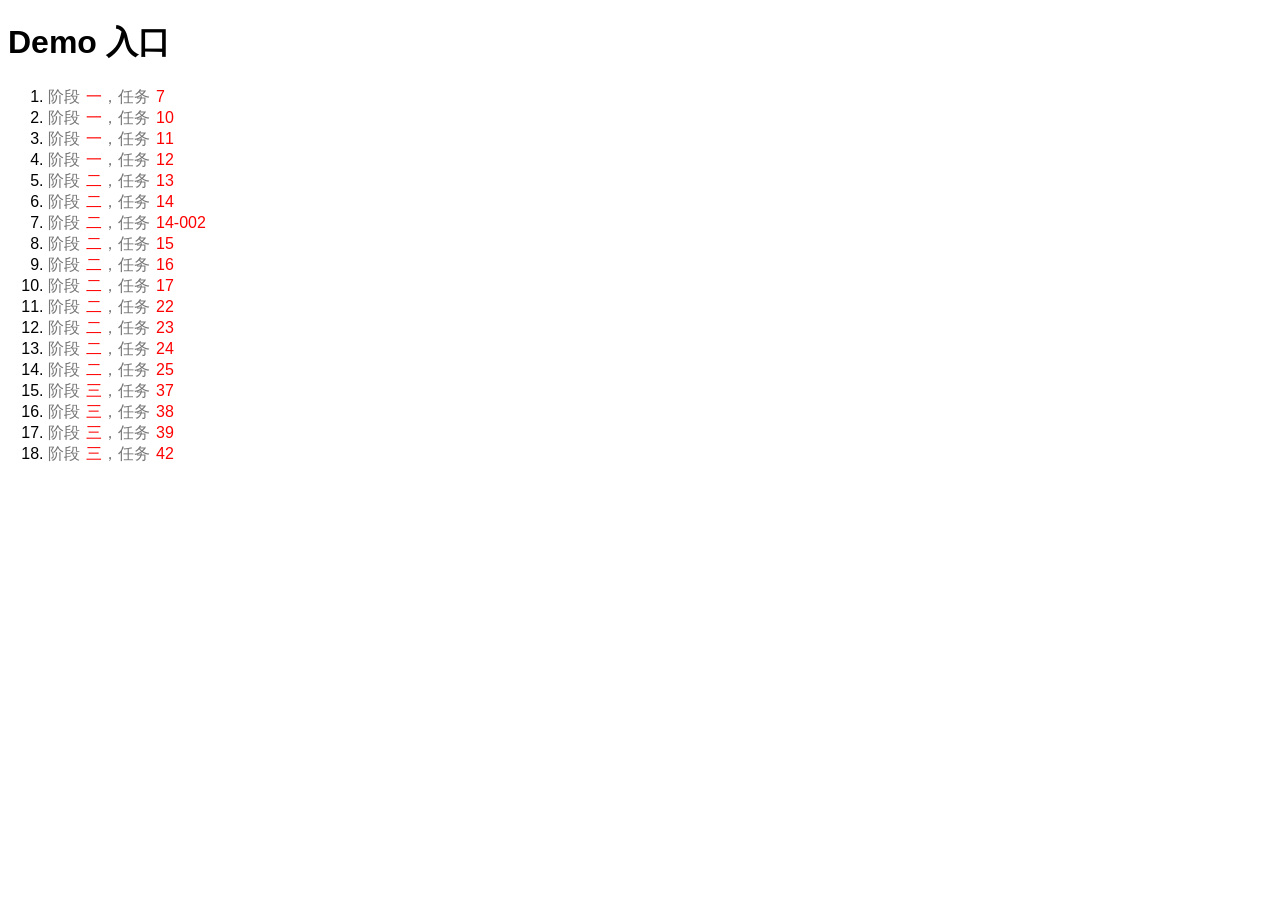
<file: index.html>
<!DOCTYPE html>
<html>
<head>
    <title>Demo</title>
    <meta charset="utf-8">
    <style type="text/css">
        body {
            font-family: "Hiragino Sans GB", "Microsoft YaHei", "WenQuanYi Micro Hei", sans-serif;
        }
        a {
            color: #777;
            text-decoration: none;
        }
        span {
            display: inline-block;
            padding-left: 6px;
            color: red;
        }
        a:hover {
            background-color: #EAE8E8;
        }
    </style>
</head>
<body>
    <h1>Demo 入口</h1>
    <ol>
        <li>
            <a target="_blank" href="step1-7/index.html">阶段<span>一</span>，任务<span>7</span></a>
        </li>
        <li>
            <a target="_blank" href="step1-10/index.html">阶段<span>一</span>，任务<span>10</span></a>
        </li>
        <li>
            <a target="_blank" href="step1-11/index.html">阶段<span>一</span>，任务<span>11</span></a>
        </li>
        <li>
            <a target="_blank" href="step1-12/index.html">阶段<span>一</span>，任务<span>12</span></a>
        </li>
        <li>
            <a target="_blank" href="step2-13/index.html">阶段<span>二</span>，任务<span>13</span></a>
        </li>
        <li>
            <a target="_blank" href="step2-14/index.html">阶段<span>二</span>，任务<span>14</span></a>
        </li>
        <li>
            <a target="_blank" href="step2-14-002/index.html">阶段<span>二</span>，任务<span>14-002</span></a>
        </li>
        <li>
            <a target="_blank" href="step2-15/index.html">阶段<span>二</span>，任务<span>15</span></a>
        </li>
        <li>
            <a target="_blank" href="step2-16/index.html">阶段<span>二</span>，任务<span>16</span></a>
        </li>
        <li>
            <a target="_blank" href="step2-17/task.html">阶段<span>二</span>，任务<span>17</span></a>
        </li>
        <li>
            <a target="_blank" href="step2-22/task.html">阶段<span>二</span>，任务<span>22</span></a>
        </li>
        <li>
            <a target="_blank" href="step2-23/task.html">阶段<span>二</span>，任务<span>23</span></a>
        </li>
        <li>
            <a target="_blank" href="step2-24/task.html">阶段<span>二</span>，任务<span>24</span></a>
        </li>
        <li>
            <a target="_blank" href="step2-25/task.html">阶段<span>二</span>，任务<span>25</span></a>
        </li>
        <li>
            <a target="_blank" href="step3-37/index.html">阶段<span>三</span>，任务<span>37</span></a>
        </li>
        <li>
            <a target="_blank" href="step3-38/index.html">阶段<span>三</span>，任务<span>38</span></a>
        </li>
        <li>
            <a target="_blank" href="step3-39/index.html">阶段<span>三</span>，任务<span>39</span></a>
        </li>
        <li>
            <a target="_blank" href="step3-42/index.html">阶段<span>三</span>，任务<span>42</span></a>
        </li>
    </ol>
</body>
</html>
</file>
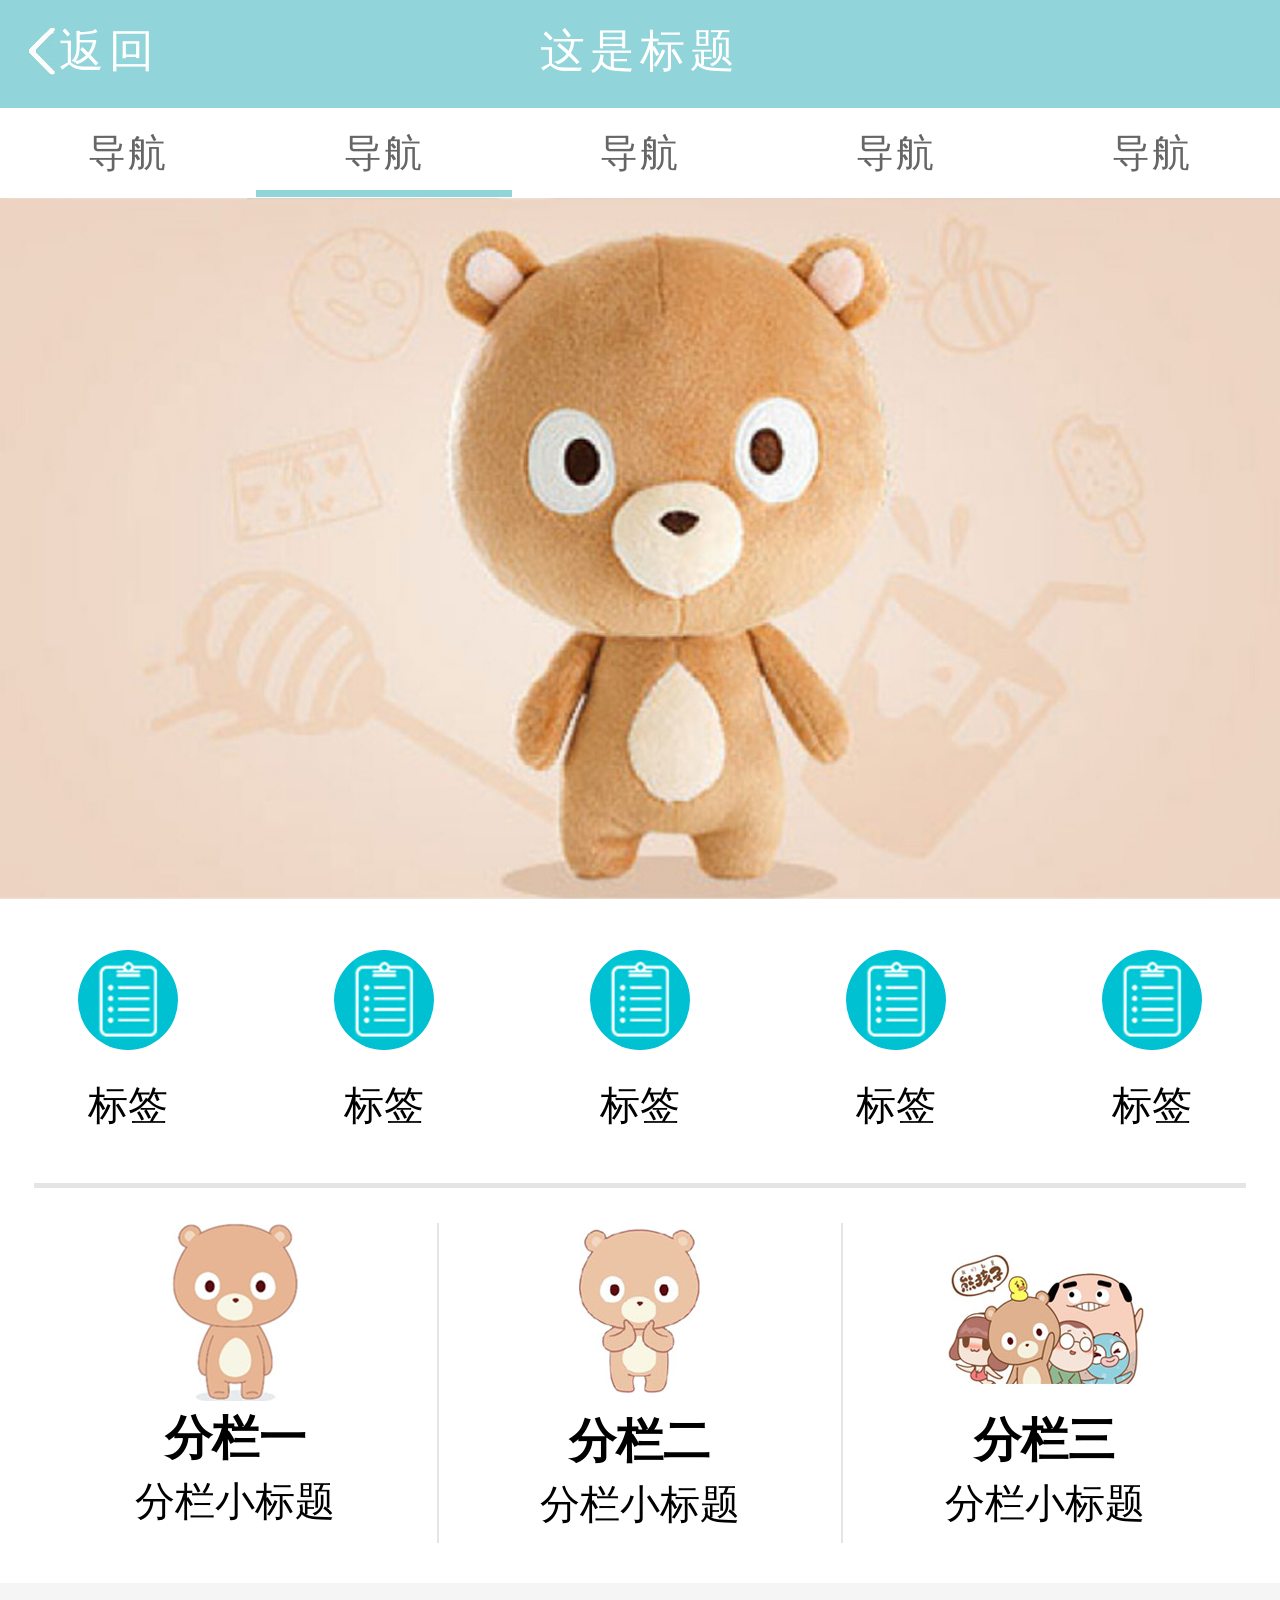
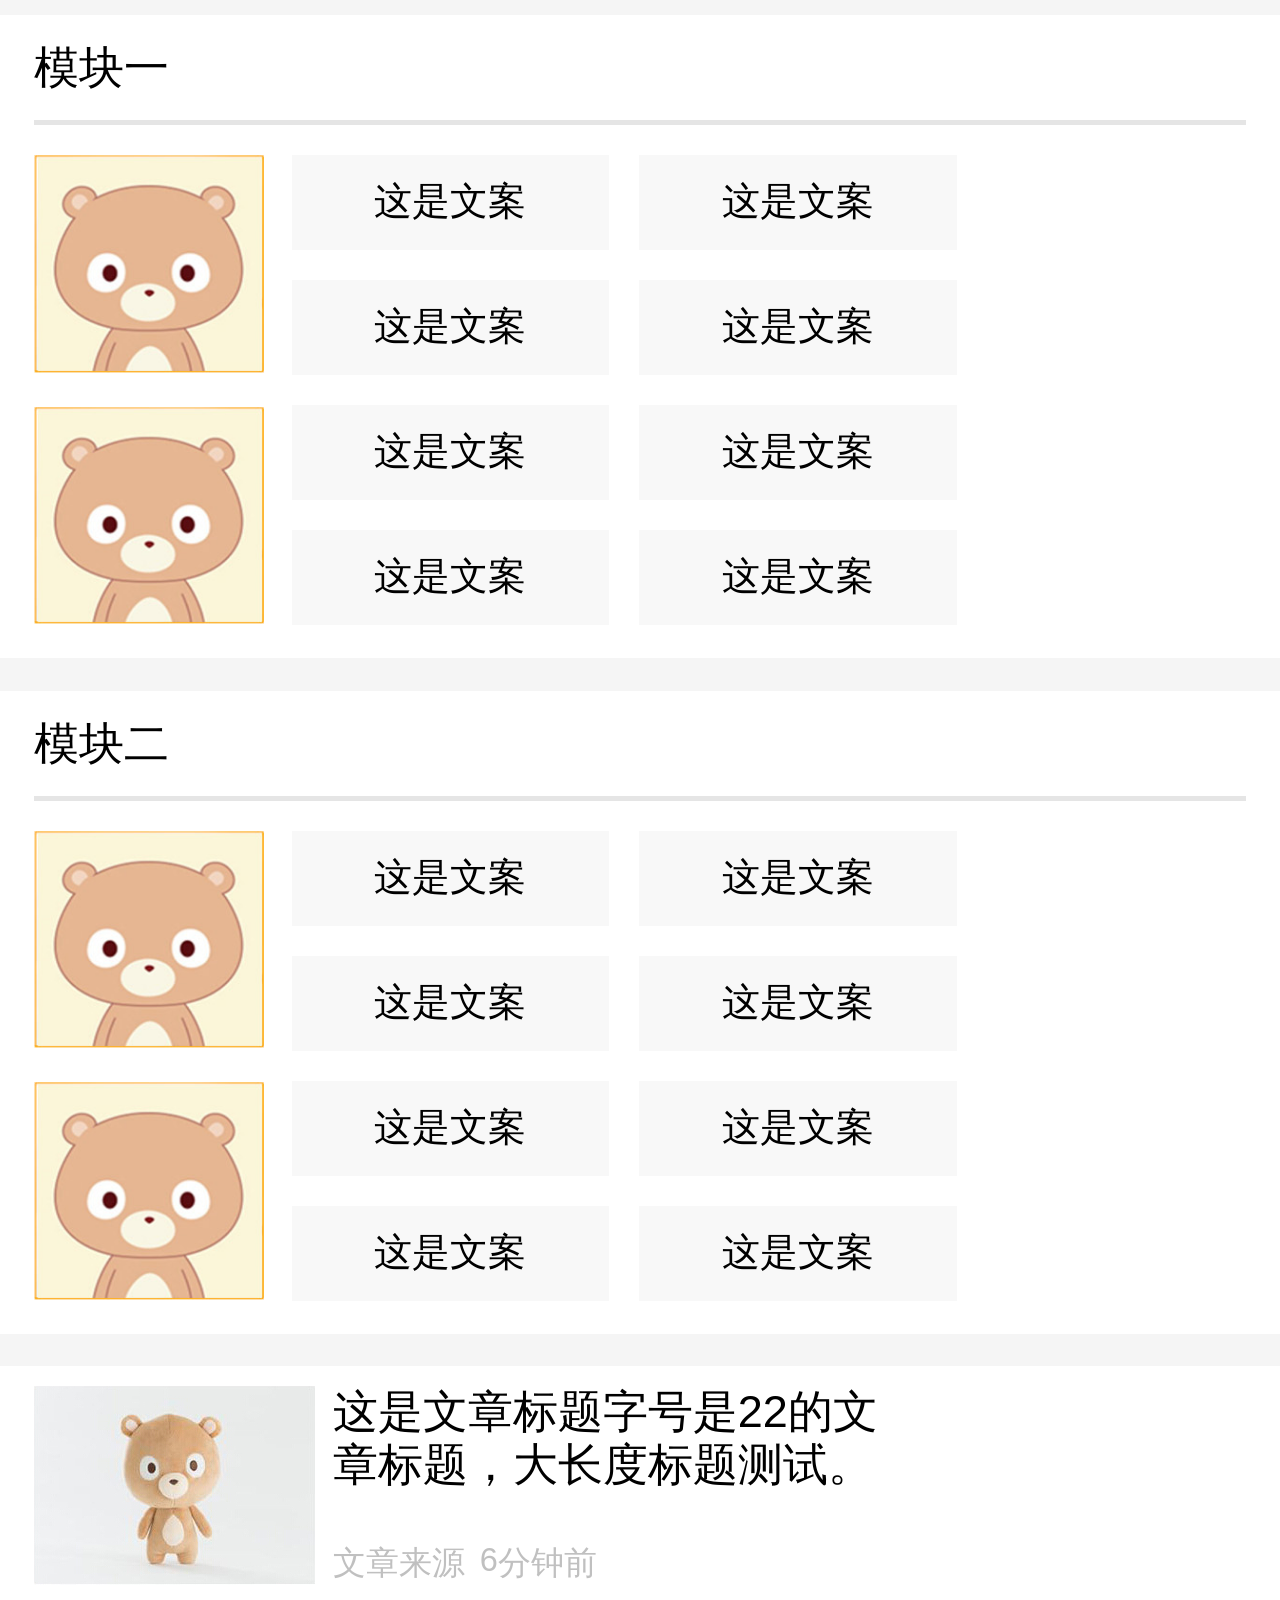
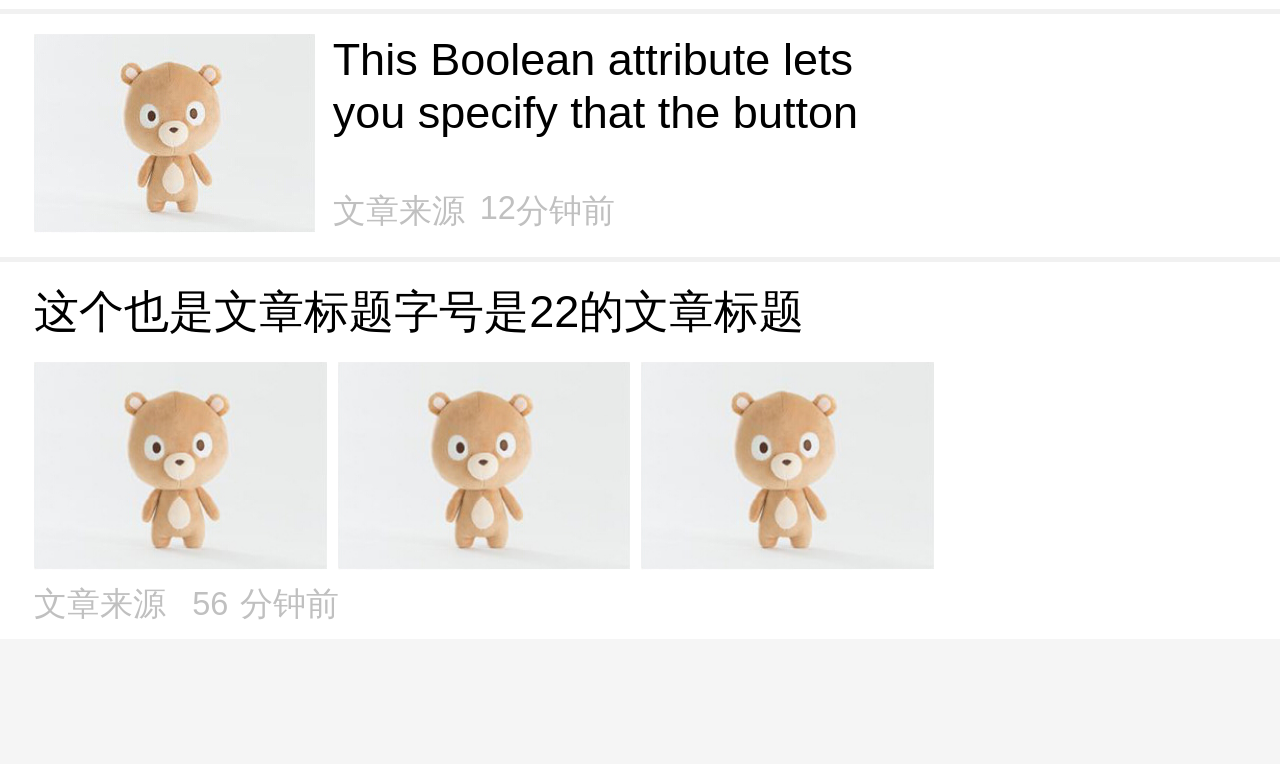
<file: step1-11/index.html>
<!DOCTYPE html>
<html lang="zh-cmn-Hans">
<head>
	<title>task_1_11</title>
	<meta charset="utf-8">
	<meta http-equiv="X-UA-Compatible" content="IE=edge,chrome=1" />
	<meta http-equiv="Cache-Control" content="no-siteapp" />
	<meta name="viewport" content="user-scalable=no">
	<meta name="apple-mobile-web-app-title" content="IFE_task_1_11">
	<link rel="stylesheet" type="text/css" href="stylesheets/main.css">
</head>
<body>
    <header>
        <div>返回</div>
        这是标题
    </header>
    <nav>
        <a href="#">导航</a>
        <a href="#" class="on">导航</a>
        <a href="#">导航</a>
        <a href="#">导航</a>
        <a href="#">导航</a>
    </nav>
    <img id="scroll_image" src="images/bg.jpg">
    <ul id="tags">
        <li>
            <a href="#">标签</a>
        </li>
        <li>
            <a href="#">标签</a>
        </li>
        <li>
            <a href="#">标签</a>
        </li>
        <li>
            <a href="#">标签</a>
        </li>
        <li>
            <a href="#">标签</a>
        </li>
    </ul>
    <ul id="columns">
        <li>
            <a href="#">
                <h3>分栏一</h3>
                <p>分栏小标题</p>
            </a>
        </li>
        <li>
            <a href="#">
                <h3>分栏二</h3>
                <p>分栏小标题</p>
            </a>
        </li>
        <li>
            <a href="#">
                <h3>分栏三</h3>
                <p>分栏小标题</p>
            </a>
        </li>
    </ul>
    <div class="gap-13"></div>
    <div class="text-modules">
        <p>模块一</p>
        <div class="modules_bg">
            <img src="images/text-modules-1.png">
            <img src="images/text-modules-1.png">
        </div>
        <div>
            <a href="#">这是文案</a>
            <a href="#">这是文案</a>
            <a href="#">这是文案</a>
            <a href="#">这是文案</a>
            <a href="#">这是文案</a>
            <a href="#">这是文案</a>
            <a href="#">这是文案</a>
            <a href="#">这是文案</a>
        </div>
    </div>
    <div class="gap-13"></div>
    <div class="text-modules">
        <p>模块二</p>
        <div class="modules_bg">
            <img src="images/text-modules-1.png">
            <img src="images/text-modules-1.png">
        </div>
        <div>
            <a href="#">这是文案</a>
            <a href="#">这是文案</a>
            <a href="#">这是文案</a>
            <a href="#">这是文案</a>
            <a href="#">这是文案</a>
            <a href="#">这是文案</a>
            <a href="#">这是文案</a>
            <a href="#">这是文案</a>
        </div>
    </div>
    <div class="gap-13"></div>
    <ul id="articles">
        <li>
            <a href="#11">
                <img src="images/articles.jpg">
            </a>
            <div>
                <a class="title" href="#11">这是文章标题字号是22的文章标题，大长度标题测试。这是文章标题字号是22的文章标题，大长度标题测试。</a>
                <div class="post-date">
                    <span>文章来源</span>
                    <span>6</span>
                    <span>分钟前</span>
                </div>
            </div>
        </li>
        <li>
            <a href="#12">
                <img src="images/articles.jpg">
            </a>
            <div>
                <a class="title" href="#12">This Boolean attribute lets you specify that the button should have input focus when the page loads, unless the user overrides it, for example by typing in a different control. Only one form-associated element in a document can have this attribute specified.</a>
                <div class="post-date">
                    <span>文章来源</span>
                    <span>12</span>
                    <span>分钟前</span>
                </div>
            </div>
        </li>
    </ul>
    <div id="daily-pic">
        <a href="#">
            这个也是文章标题字号是22的文章标题
        </a>
        <a href="#">
            <img src="images/articles.jpg">
            <img src="images/articles.jpg">
            <img src="images/articles.jpg">
        </a>
        <div class="post-date">
            <span>文章来源</span>
            <span>56</span>
            <span>分钟前</span>
        </div>
    </div>
    <div class="gap-50"></div>
</body>
</html>
</file>
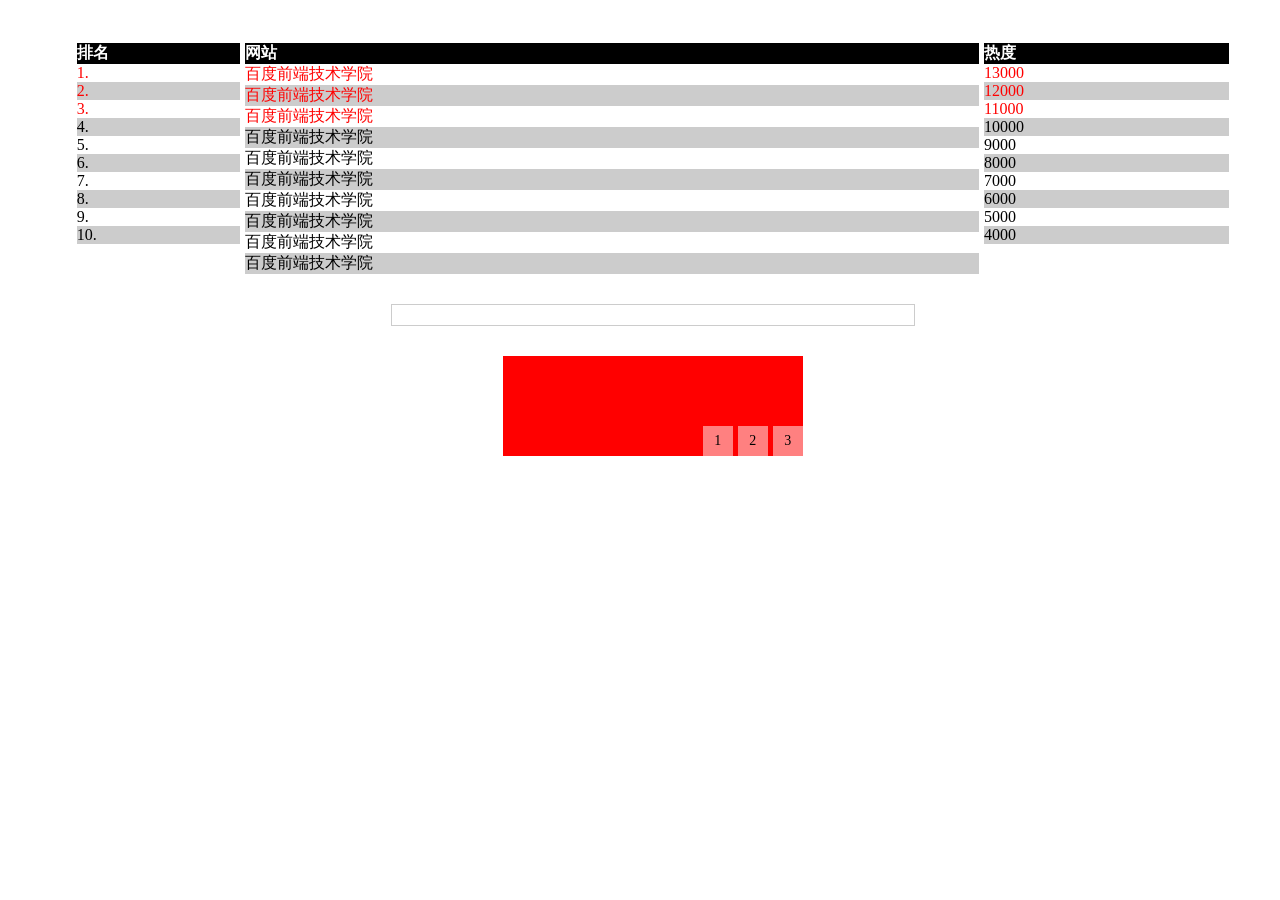
<file: step1-12/index.html>
<!DOCTYPE html>
<html lang="en">
<head>
    <meta charset="UTF-8" />
    <meta name="keywords"content="百度前端技术学院,任务十二，学习CSS 3的新特性，FrontMonkey">
    <meta name="description"content="FrontMonkey小组在百度前端技术学院，完成任务十二：学习CSS 3的新特性。">   
   <meta name="viewport" content="width=device-width; initial-scale=1.0; maximum-scale=1.0; user-scalable=0;" /> 
    <meta name="format-detection" content="telephone=no" />

    <link rel="stylesheet" type="text/css" href="index.css" />
    <title>学习C3的新特性</title>
</head>
<body>
    <section class="wraper">
    <!-- 表格 -->
    <section class="table">
        <ul>
            <li>排名</li>
            <li>1.</li>
            <li>2.</li>
            <li>3.</li>
            <li>4.</li>
            <li>5.</li>
            <li>6.</li>
            <li>7.</li>
            <li>8.</li>
            <li>9.</li>
            <li>10.</li>
        </ul>
        <ul>
            <li>网站</li>
            <li>百度前端技术学院</li>
            <li>百度前端技术学院</li>
            <li>百度前端技术学院</li>
            <li>百度前端技术学院</li>
            <li>百度前端技术学院</li>
            <li>百度前端技术学院</li>
            <li>百度前端技术学院</li>
            <li>百度前端技术学院</li>
            <li>百度前端技术学院</li>
            <li>百度前端技术学院</li>
        </ul>
        <ul>
            <li>热度</li>
            <li>13000</li>
            <li>12000</li>
            <li>11000</li>
            <li>10000</li>
            <li>9000</li>
            <li>8000</li>
            <li>7000</li>
            <li>6000</li>
            <li>5000</li>
            <li>4000</li>
        </ul>
    </section>
    <!-- input框 -->
    <section class="input-box">
        <input type="text" class="text" />
    </section>
    <!-- banner -->
    <section class="banner">
        <ul class="banner-show">
            <li></li>
            <li></li>
            <li></li>
        </ul>
        <ol>
            <li>1</li>
            <li>2</li>
            <li>3</li>
        </ol>
    </section>
    </section>
    </body>
</html>
</file>
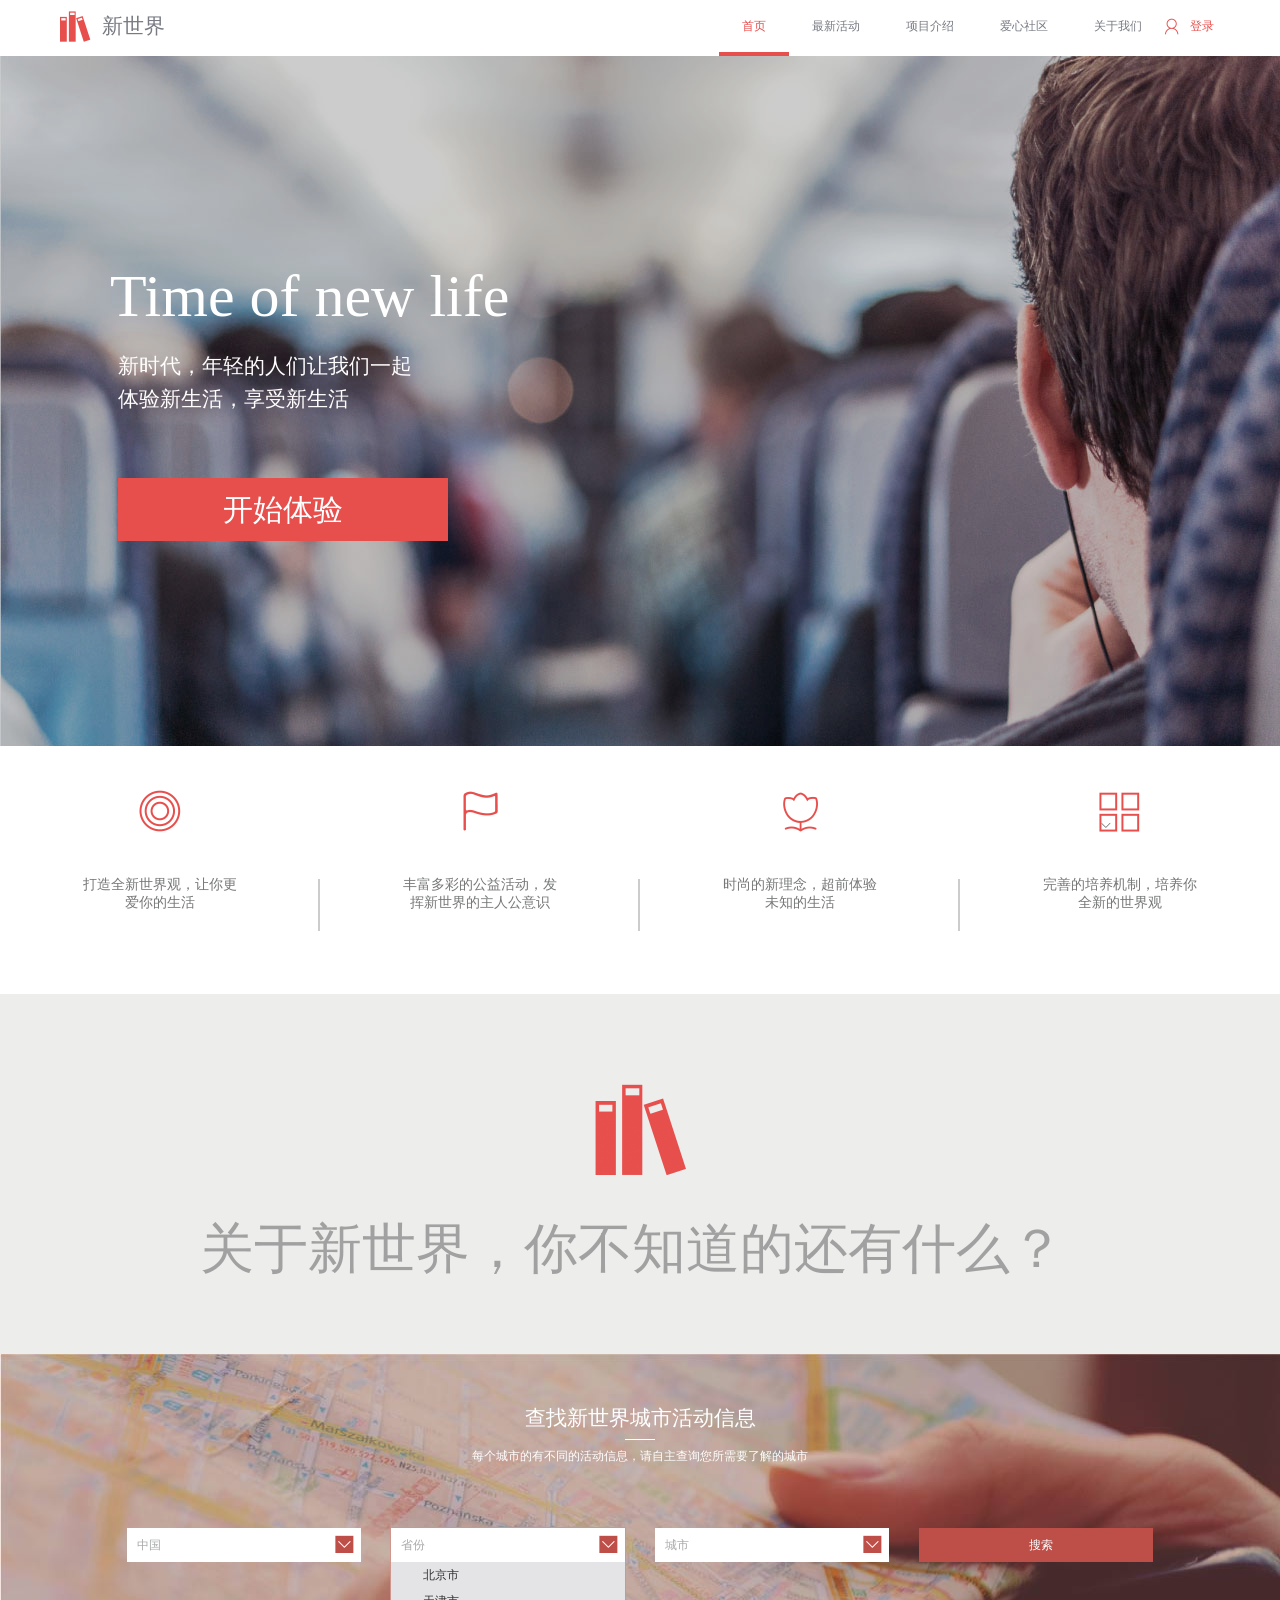
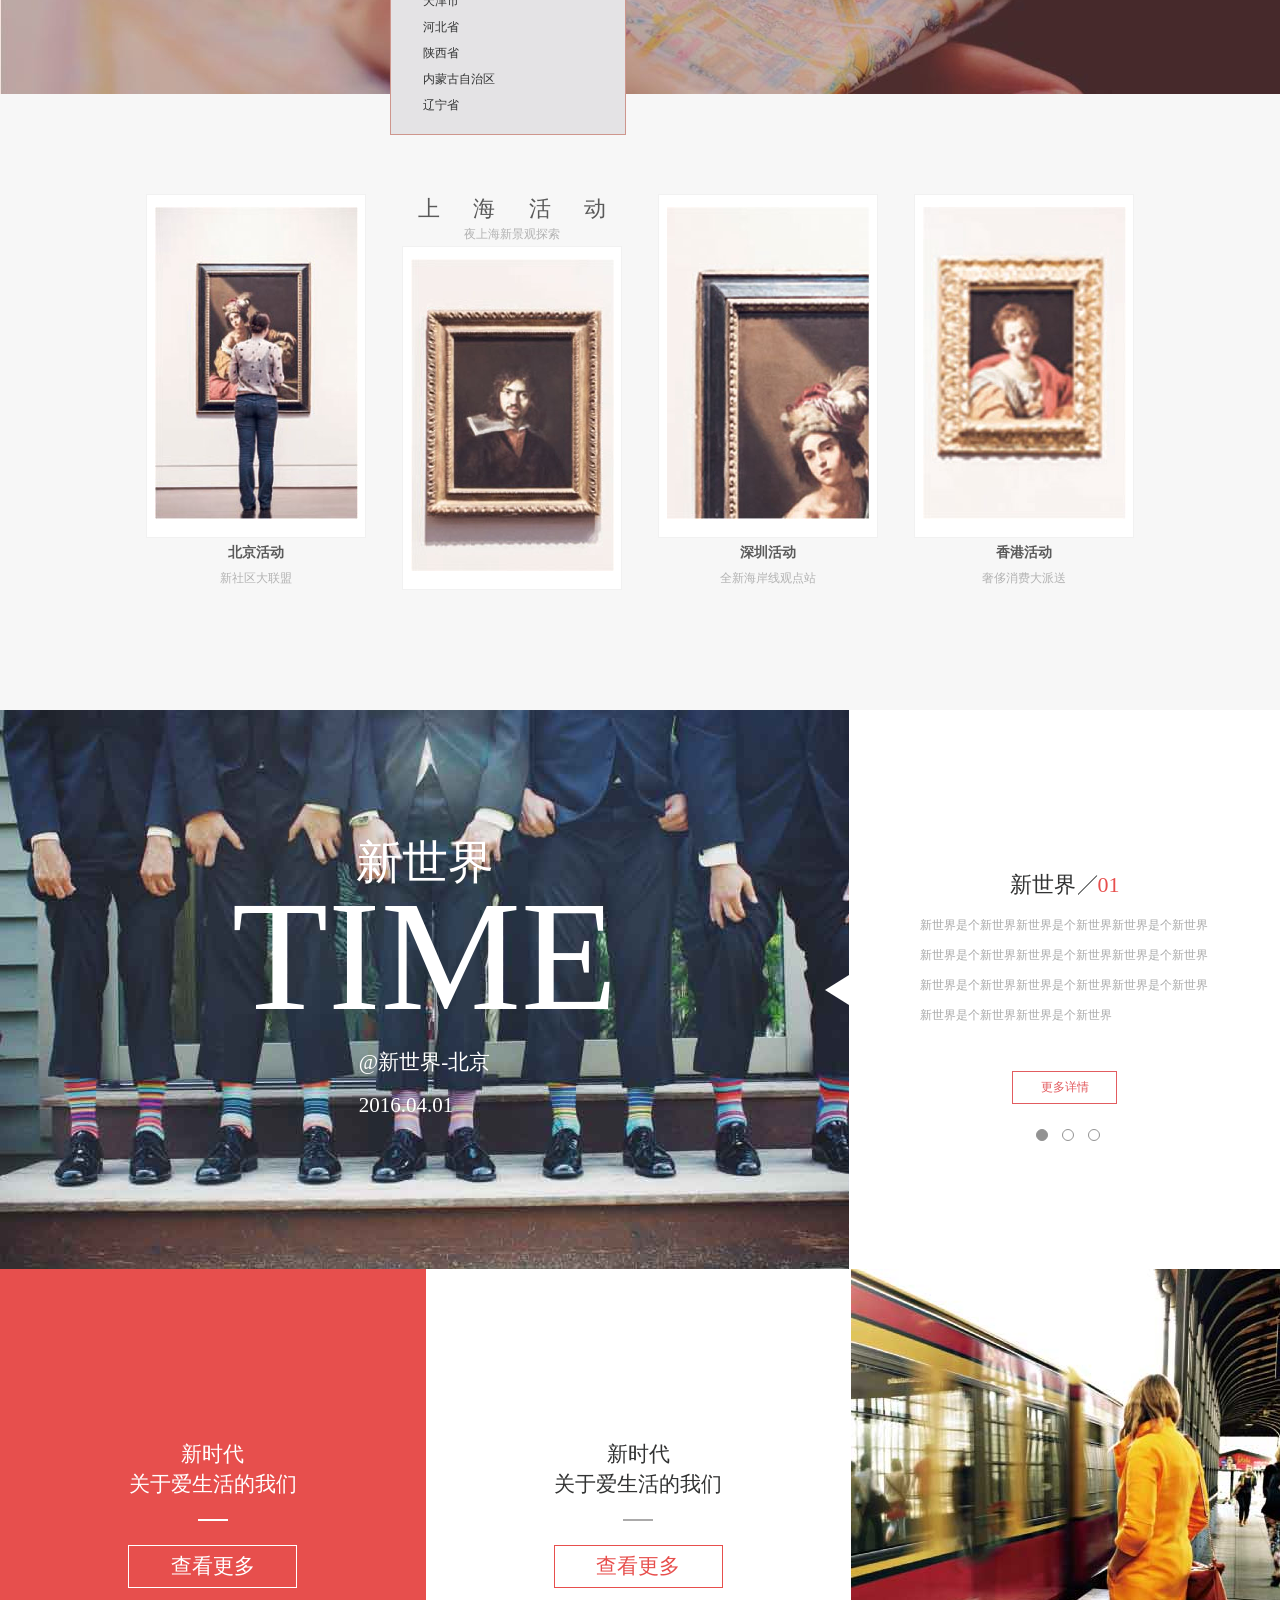
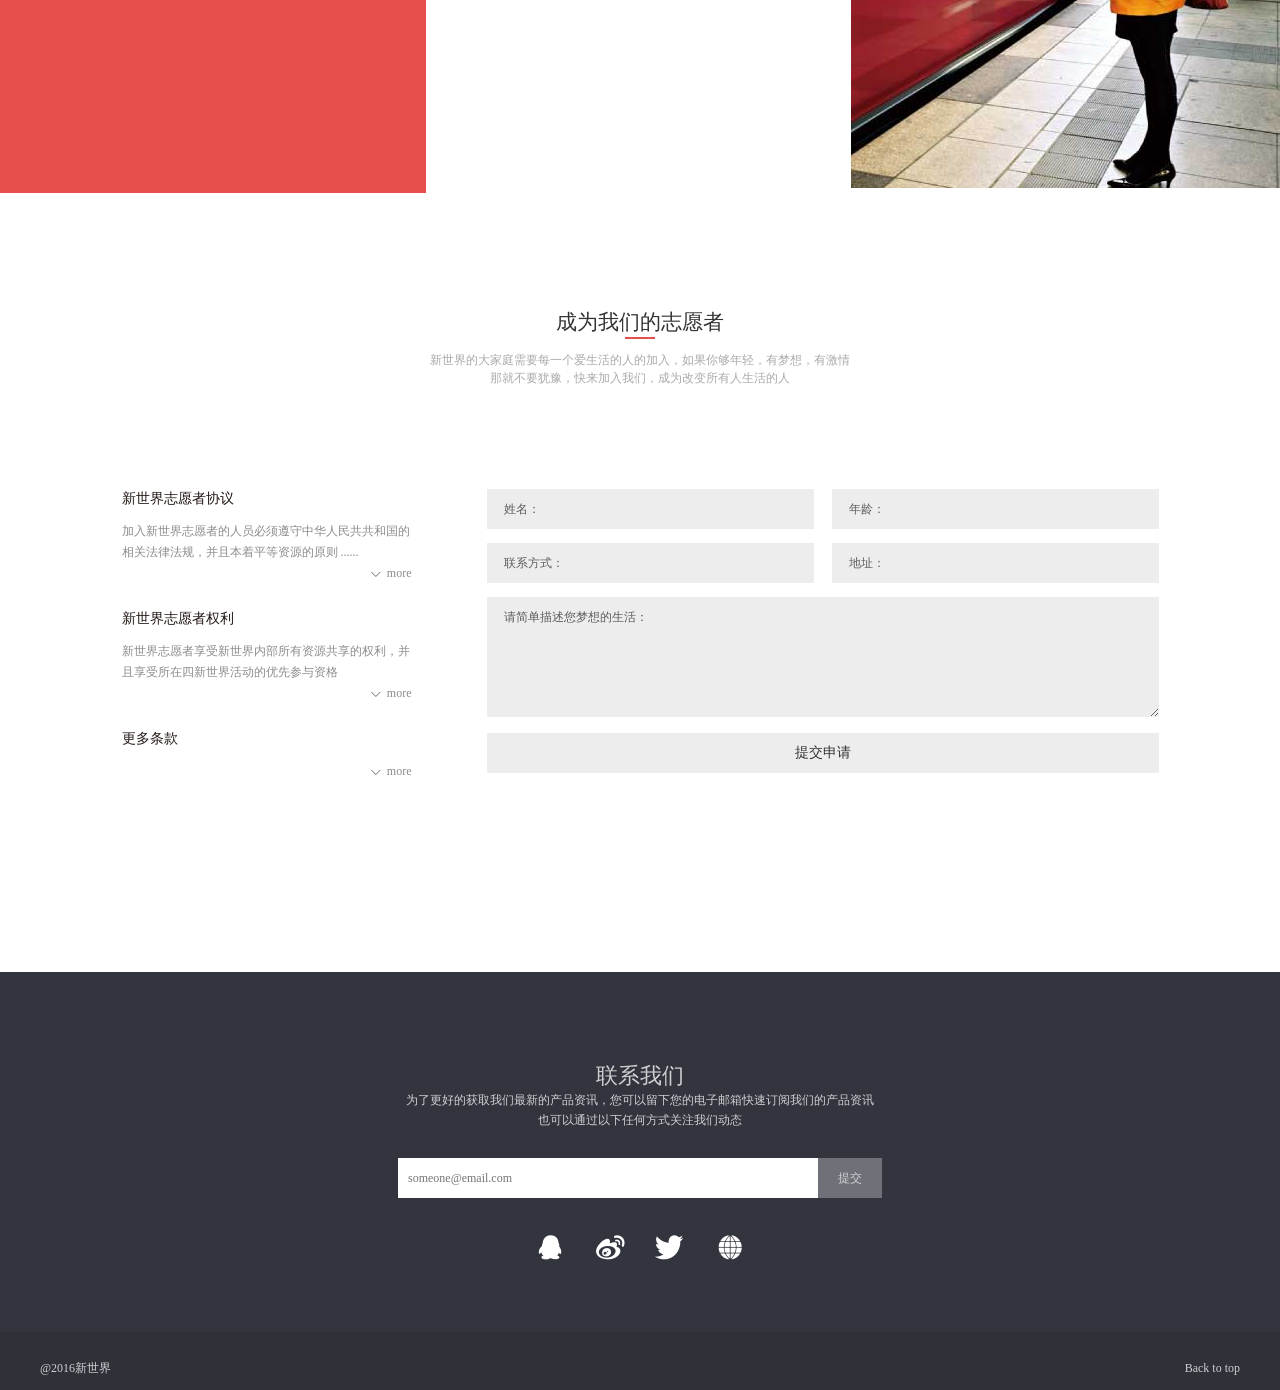
<file: step1-7/index.html>
<!DOCTYPE html>
<html lang="zh">
    <head>
        <meta charset="utf-8">
		<title>新世界 Time of new life</title>
		<meta name="keywords" content="百度 前端技术学院 任务七">
		<meta name="description" content="百度前端技术学院任务七">
		<meta name="viewport" content="width=device-width">
		<link rel="stylesheet" href="css/reset.css">
		<link rel="stylesheet" href="css/common.css">
		<link rel="stylesheet" href="css/style.css">
		<link rel="shortcut icon" href="resource/img/favicon.ico">
    </head>
    <body>

    <!-- 顶部 -->
    <header class="g-hd f-cb">
    	<h1 class="tt f-fl"><a href="#">新世界</a></h1>
    	<nav class="nav f-fr">
    		<ul>
    			<li class="is-crt"><a href="#">首页</a></li>
    			<li><a href="#">最新活动</a></li>
    			<li><a href="#">项目介绍</a></li>
    			<li><a href="#">爱心社区</a></li>
    			<li><a href="#">关于我们</a></li>
    			<li class="login f-csp">登录</li>
    		</ul>
    	</nav>
    </header>
    <!-- end 顶部 -->

    <!-- banner -->
    <section class="banner">
		<div class="msg-wrap">
			<div class="msg-fix">
				<div class="msg">
					<h2 class="tt">Time of new life</h2>
			    	<p class="text">
			    		新时代，年轻的人们让我们一起<br>
			    		体验新生活，享受新生活
			    	</p>
			    	<a href="#" class="link">开始体验</a>
				</div>
			</div>
		</div>
		<img src="resource/img/pic1.jpg" alt="开始体验新世界">
    </section>
    <!-- end banner -->

    <!-- 介绍 -->
    <section class="description">
    	<div class="item">
    		<div class="item-wrap">
    			<span class="logo logo1"></span>
    			<p>打造全新世界观，让你更爱你的生活</p>
    		</div>
    		<hr>
		</div>
		<div class="item">
			<div class="item-wrap">
				<span class="logo logo2"></span>
				<p>丰富多彩的公益活动，发挥新世界的主人公意识</p>
			</div>
			<hr>
		</div>
		<div class="item">
			<div class="item-wrap">
				<span class="logo logo3"></span>
				<p>时尚的新理念，超前体验未知的生活</p>
			</div>	
			<hr>
		</div>
		<hr>
		<div class="item">
			<div class="item-wrap">
				<span class="logo logo4"></span>
				<p>完善的培养机制，培养你全新的世界观</p>
			</div>
		</div>
    </section>
    <!-- end 介绍 -->

    <!-- 关于 -->
    <section class="about">
    	<div class="wrap">
    		<span class="logo f-ti">新世界</span>
    		<p class="text">关于新世界，你不知道的还有什么？</p>
    	</div>
    </section>
    <!-- end 关于 -->

    <!-- 城市活动 -->
	<section>
		<!-- 查找城市 -->
		<section class="search-city">
			<img src="resource/img/pic2.jpg" alt="查找城市">
			<div class="wrap">
				<div class="msg">
					<h2>查找新世界城市活动信息</h2>
					<hr>
					<p class="text">每个城市的有不同的活动信息，请自主查询您所需要了解的城市</p>
				</div>
				<div class="search">
					<ul class="f-fl f-cb">
						<li class="item">
							<h4 class="f-csp">中国</h4>
							<ul class="f-dn">
								<li>美国</li>
							</ul>
						</li>
						<li class="item is-crt">
							<h4 class="f-csp">省份</h4>
							<ul>
								<li>北京市</li>
								<li>天津市</li>
								<li>河北省</li>
								<li>陕西省</li>
								<li>内蒙古自治区</li>
								<li>辽宁省</li>
							</ul>
								
						</li>
						<li class="item">
							<h4 class="f-csp">城市</h4>
							<ul class="f-dn">
								<li>广州</li>
							</ul>
						</li>
					</ul>
					<button class="go f-fl f-csp">搜索</button>
				</div>
			</div>
		</section>
		<!-- end 查找城市 -->
		<!-- 城市 -->
		<section class="city">
			<div class="city-fix">
				<div class="item">
					<a href="#"><img src="resource/img/pic3.jpg" alt="北京活动"></a>
					<h3>北京活动</h3>
					<p class="text">新社区大联盟</p>
				</div>
				<div class="item">
					<h3 class="big">上 海 活 动</h3>
					<p class="text">夜上海新景观探索</p>
					<a href="#"><img src="resource/img/pic4.jpg" alt="上海活动"></a>
				</div>
				<div class="item">
					<a href="#"><img src="resource/img/pic5.jpg" alt="深圳活动"></a>
					<h3>深圳活动</h3>
					<p class="text">全新海岸线观点站</p>
				</div>
				<div class="item">
					<a href="#"><img src="resource/img/pic6.jpg" alt="香港活动"></a>
					<h3>香港活动</h3>
					<p class="text">奢侈消费大派送</p>
				</div>
			</div>
		</section>
		<!-- end 城市 -->
	</section>
    <!-- end 城市活动 -->

	<!-- 新世界 -->
    <section class="new-wrold f-cb">
    	<!-- 北京活动 -->
    	<div class="msg f-fl">
    		<h3>新世界<br><em>TIME</em></h3>
    		<div class="text-fix">
    			<p class="text">@新世界-北京<br><time datetime="2016-04-01">2016.04.01</time></p>
    		</div>
    	</div>
    	<!-- end 北京活动 -->
    	<!-- 活动 -->
    	<div class="activity-wrap">
    		<div class="activity activity-1">
    			<h3>新世界<span class="num">01</span></h3>
	    		<p class="text">新世界是个新世界新世界是个新世界新世界是个新世界新世界是个新世界新世界是个新世界新世界是个新世界新世界是个新世界新世界是个新世界新世界是个新世界新世界是个新世界新世界是个新世界</p>
	    		<a href="#" class="more">更多详情</a>
    		</div>
    		<div class="pointer"><span class="is-crt"></span><span></span><span></span></div>
	    	<div class="triangle"></div>
    	</div>
    	<!-- 活动 -->
    </section>
    <!-- end 新世界 -->

    <!-- 关于我们 -->
	<section class="about-us f-cb">
		<div class="item-wrap f-fl">
			<div class="item item1 f-fl">
				<p class="text">新时代<br>
				关于爱生活的我们
				</p>
				<hr>
				<a href="#" class="more">查看更多</a>
			</div>
			<div class="item item2 f-fl">
				<p class="text">新时代<br>
				关于爱生活的我们
				</p>
				<hr>
				<a href="#" class="more">查看更多</a>
			</div>
		</div>
		<div class="img f-fl">
			<a href="#"><img src="resource/img/pic7.jpg" alt="查看更多"></a>
		</div>
	</section>
    <!-- end 关于我们 -->
	
	<!-- 加入我们 -->
	<section class="join-us">

		<!-- 倡议 -->
		<div class="msg">
			<h2 class="tt">成为我们的志愿者</h2>
			<hr>
			<p class="text">新世界的大家庭需要每一个爱生活的人的加入，如果你够年轻，有梦想，有激情<br>
			那就不要犹豫，快来加入我们，成为改变所有人生活的人 </p>
		</div>
		<!-- end 倡议 -->

		<div class="wrap f-cb">
			<!-- 条款、协议 -->
			<dl class="items f-fl">
				<dt>新世界志愿者协议</dt>
				<dd class="f-cb">
					<p>加入新世界志愿者的人员必须遵守中华人民共共和国的相关法律法规，并且本着平等资源的原则 ......</p>
					<a href="#" class="f-fr more">more</a>
				</dd>
				<dt>新世界志愿者权利</dt>
				<dd class="f-cb">
					<p>新世界志愿者享受新世界内部所有资源共享的权利，并且享受所在四新世界活动的优先参与资格</p>
					<a href="#" class="f-fr more">more</a>
				</dd>
				<dt>更多条款</dt>
				<dd class="f-cb">
					<a href="#" class="f-fr more">more</a>
				</dd>
			</dl>
			<!-- end 条款、协议 -->
			<!-- 提交 -->
			<form action="#" class="commit f-fl">
				<fieldset>
					<div class="f-cb">
						<div class="wrap f-fl">
							<label for="name">姓名：</label>
							<input type="text" id="name">
						</div>
						<div class="wrap f-fl">
							<label for="name">年龄：</label>
							<input type="text" id="age">
						</div>
					</div>
					<div class="f-cb">
						<div class="wrap f-fl">
							<label for="name">联系方式：</label>
							<input type="text" id="concat">
						</div>
						<div class="wrap f-fl">
							<label for="name">地址：</label>
							<input type="text" id="address">
						</div>
					</div>
					<textarea>请简单描述您梦想的生活：</textarea>
				</fieldset>
				<input type="submit" value="提交申请">
			</form>
			<!-- end 提交 -->
		</div>
	
	</section>
	<!-- end 加入我们 -->

	<!-- 页脚 -->
	<footer class="g-ft">
		<h3 class="tt">联系我们</h3>
		<p class="text">为了更好的获取我们最新的产品资讯，您可以留下您的电子邮箱快速订阅我们的产品资讯<br>也可以通过以下任何方式关注我们动态</p>
		<div class="from-wrap">
			<form action="#" class="form f-cb">
				<input class="text f-fl" type="text" placeholder="someone@email.com">
				<input class="commit f-fl" type="submit" value="提交">
			</form>
		</div>
		<ul class="concat f-cb">
			<li class="item1"><a href="#">QQ</a></li>
			<li class="item2"><a href="#">Weibo</a></li>
			<li class="item3"><a href="#">Twitter</a></li>
			<li class="item4"><a href="#">Internet</a></li>
		</ul>
		<div class="ft f-cb">
			<p class="copyright f-fl">@2016新世界</p>
			<a class="to-top f-fr" href="#">Back to top</a>
		</div>
	</footer>
	<!-- end 页脚 -->
    </body>
</html>
</file>
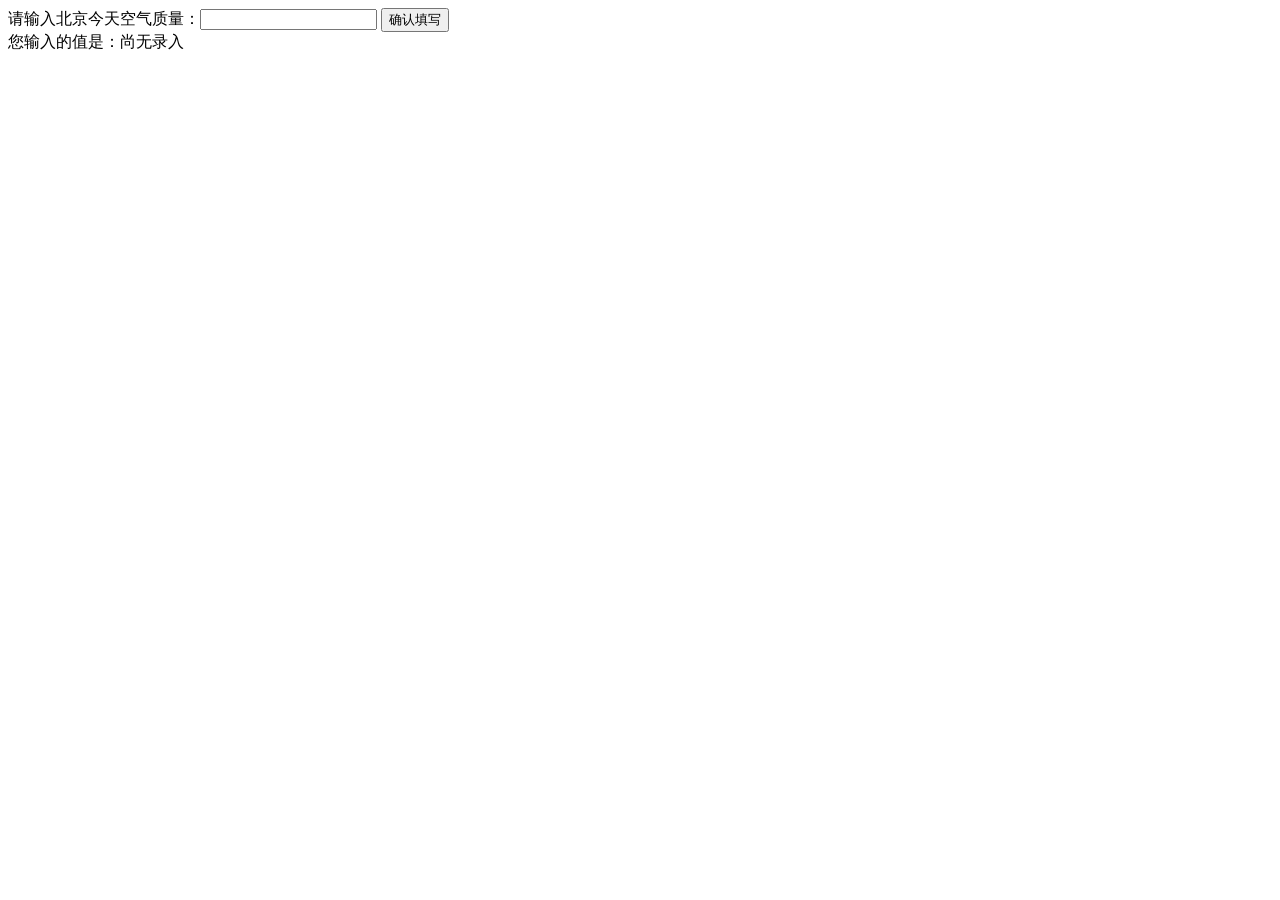
<file: step2-13/index.html>
<!DOCTYPE html>
<html>
    <head>
        <meta charset="utf-8">
        <title>IFE JavaScript Task 01</title>
    </head>
    <body>

        <label>请输入北京今天空气质量：<input id="aqi-input" type="text"></label>
        <button id="button">确认填写</button>

        <div>您输入的值是：<span id="aqi-display">尚无录入</span></div>

        <script type="text/javascript">

            (function() {
            /*    
            在注释下方写下代码
            给按钮button绑定一个点击事件
            在事件处理函数中
            获取aqi-input输入的值，并显示在aqi-display中
            */
            var display = document.getElementById("aqi-display");
            var input = document.getElementById("aqi-input");
            var button = document.getElementById("button");

            button.onclick = function() {
                var WARN_MSG = '<span style="color: red;"">请输入数值后重试！</span>'
                var text = input.value.trim() || WARN_MSG;

                display.innerHTML = text;
            }

            })();

        </script>
    </body>
</html>
</file>
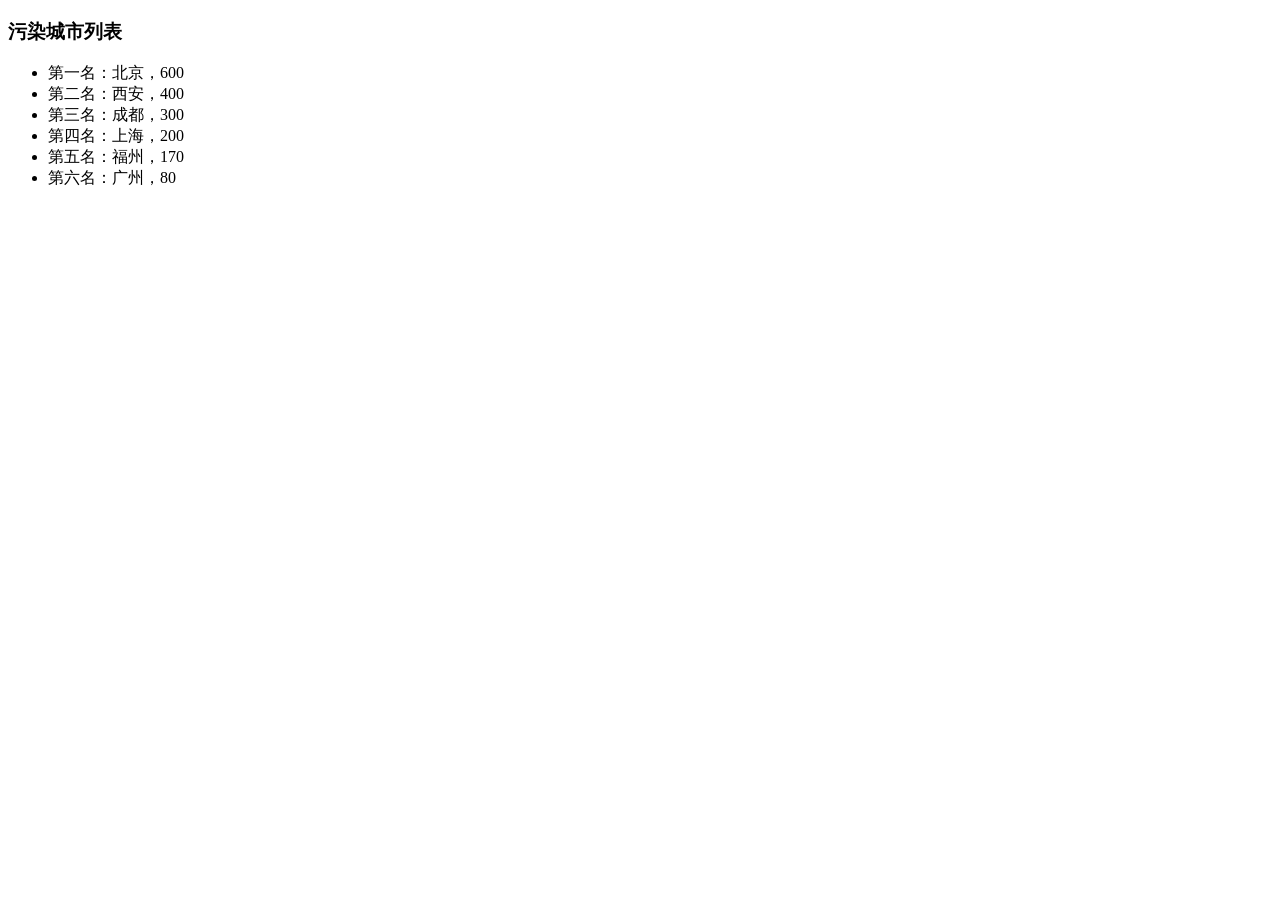
<file: step2-14-002/index.html>
﻿<!DOCTYPE html>
    <html>
    <head>
    <meta charset="utf-8">
    <title>IFE JavaScript Task 01</title>
    </head>
<body>

<h3>污染城市列表</h3>
<ul id="aqi-list">
    <!--   
    <li>第一名：福州（样例），10</li>
    <li>第二名：福州（样例），10</li> -->
</ul>

<script type="text/javascript">

var aqiData = [
    ["北京", 600],
    ["上海", 200],
    ["福州", 170],
    ["广州", 80],
    ["成都", 300],
    ["西安", 400],
    ["西藏", 10],
    ["海南", 37]
];

(function () {

    /**
     * 二叉树节点
     *
     * @param {Array} data 包含城市名称和 aqi 数值的数组
     * @param {Object} left 左节点
     * @param {Object} right 右节点
     * @class
     */
    function Node(data, left, right) {
        this.data = data;
        this.aqi = data[0];
        this.left = left;
        this.right = right;
        this.show = show;
    }

    function show() {
        return this.data;
    }

    /**
     * 二叉查找树的插入方法
     *
     * @para {Array} data [aqi数值, '城市名']
     */
    function insert(data) {
        var n = new Node(data, null, null);

        if (this.root == null) {
            this.root = n;
        } else {
            var current = this.root;
            var parent;
            while(true) {
                parent = current;
                if (data[0] < current.data[0]) {
                    current = current.left;
                    if (current == null) {
                        parent.left = n;
                        break;
                    }
                } else {
                    current = current.right
                    if (current == null) {
                        parent.right = n;
                        break;
                    }
                }
            }
        }
    }

    /**
     * 二叉查找树(BST)
     *
     * @class
     */
    function BST() {
        this.root = null;
        this.inOrder = inOrder;
        this.insert = insert;
    }
    var CityRanking = new BST();

    /**
     * BST 中序遍历
     */
    var ranking = [];
    function inOrder(node) {
        if (!(node == null)) {
            inOrder(node.left);
            ranking.push(node.show(node));
            inOrder(node.right);
        }
    }

    /**
     * 从 aqiData 中过滤出指数大于 60 的数组元素
     *
     * @return {Array} city 返回一个 aqi 数值大于 60 的新数组
     */
    function ifGreaterThan60(city) {
        return city[0] > 60;
    }

    function swap(array) {
    for (var i = array.length - 1; i >= 0; i--) {
        var tmp;
            tmp = array[i][0];
            array[i][0] = array[i][1];
            array[i][1] = tmp;
        }
    }

    /**
     * 将阿拉伯数字转化为汉字大写
     *
     * @param {int} num 待转化的数字
     * @return {string} 转化的结果
     */
    function convertIntToZh(num) {
        num += "";
        if (num.length > 15) {
            return "数字过大！";
        }

        var group = [];
        var tmp = num;
        var len = tmp.length;
        while (len > 0) {
            var end = len;
            var start = end - 4 > 0 ? end - 4 : 0;
            group.push(tmp.slice(start, end));
            len -= 4;
        }

        function minus(a) {
            return +a !== 0;
        }

        var NUMBER_ZH = ['零', '一', '二', '三', '四', '五', '六', '七', '八', '九', '十'];
        var UNIT = ['', '十', '百', '千', '万', '亿'];
        var BASE_UNIT = ['', '万', '亿', '万亿'];
        var result = '';
        var ifHead = true;
        for (var i = 0; i < group.length; i++) {
            var ifZero = false;
            var para = '';
            if (!+group[i]) {
                continue;
            }
            for (var j = group[i].length - 1; j >= 0; j--) {
                var currentPosition = group[i].length - j - 1;
                if (+group[i][j] === 0) {
                    if (ifZero) {
                        continue;
                    } else if (ifHead) {
                        continue;
                    } else {
                        ifZero = true;
                        para = NUMBER_ZH[+group[i][j]] + para;
                        ifHead = false;
                    }
                } else {
                    ifZero = false;
                    para = NUMBER_ZH[+group[i][j]] + UNIT[currentPosition] + para;
                    ifHead = false;
                }
            }
            var lastNumber = +group[i][group[i].length - 1];
            if (lastNumber === 0) {
                result = para.slice(0, -1) + BASE_UNIT[i] + para[para.length - 1] + result;
            } else {
                result = para + BASE_UNIT[i] + result;
            }
        }

        if (result[0] === NUMBER_ZH[1]
            && group[group.length - 1].length === 1
            && group.length !== 1) {
            result = result.substr(1, result.length);
        }
        return result;
    };

    swap(aqiData);
    var cityList = aqiData.filter(ifGreaterThan60);
    for (var i = cityList.length - 1; i >= 0; i--) {
        CityRanking.insert(cityList[i]);
    }
    inOrder(CityRanking.root);

    var list = document.getElementById("aqi-list");
    for (var i = ranking.length - 1; i >= 0; i--) {
       var li = document.createElement("li");
       var txtContent = "第" + convertIntToZh(ranking.length - i) + "名：" + ranking[i][1] + "，" + ranking[i][0];
       var txt = document.createTextNode(txtContent);
       li.appendChild(txt);
       list.appendChild(li);
    }
}());

</script>
</body>
</html>
</file>
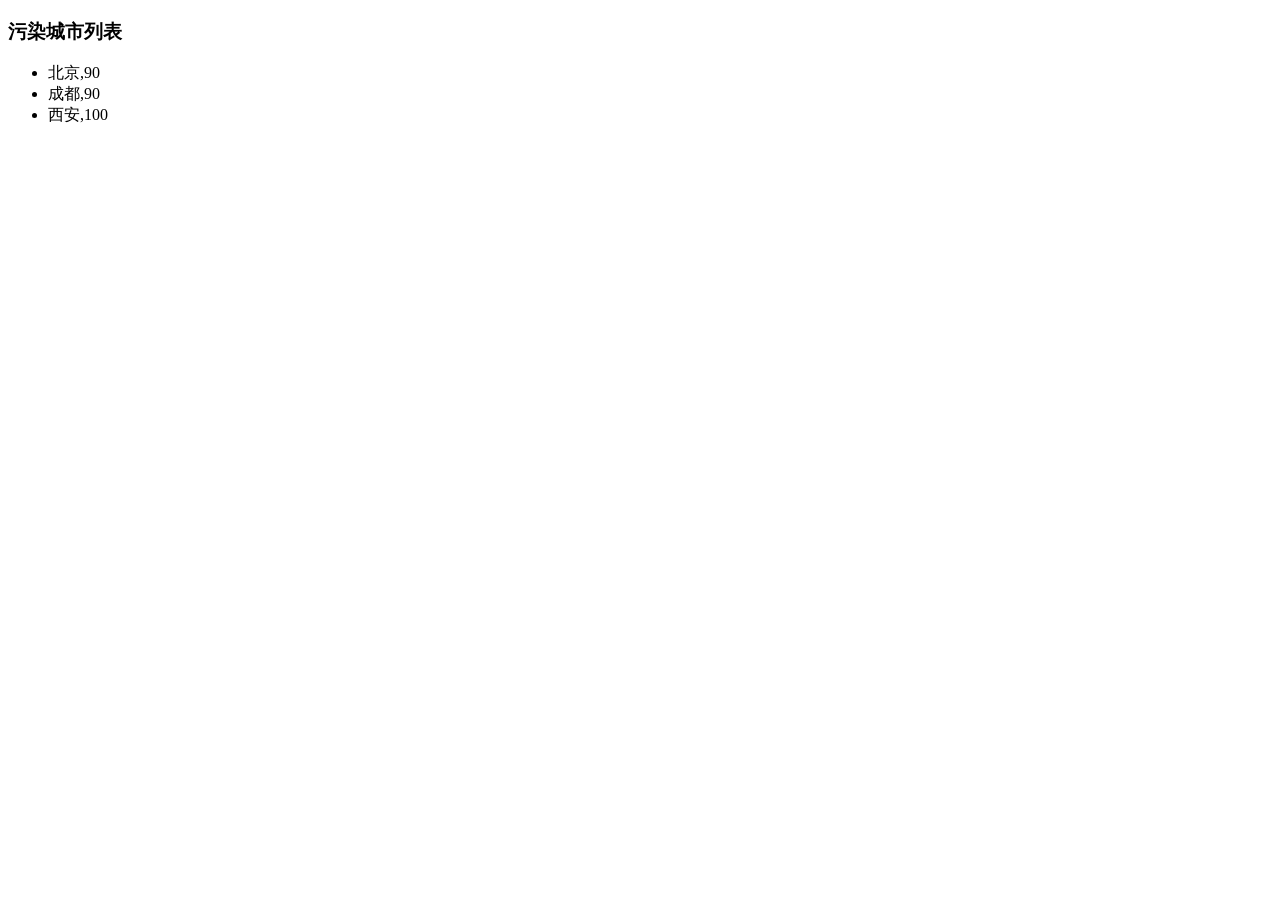
<file: step2-14/index.html>
<!DOCTYPE html>
<html>
  <head>
    <meta charset="utf-8">
    <title>IFE JavaScript Task 01</title>
  </head>
<body>

  <h3>污染城市列表</h3>
  <ul id="aqi-list">
<!--   
    <li>第一名：福州（样例），10</li>
  	<li>第二名：福州（样例），10</li> -->
  </ul>

<script type="text/javascript">

var aqiData = [
  ["北京", 90],
  ["上海", 50],
  ["福州", 10],
  ["广州", 50],
  ["成都", 90],
  ["西安", 100]
];

(function () {

  /*
  在注释下方编写代码
  遍历读取aqiData中各个城市的数据
  将空气质量指数大于60的城市显示到aqi-list的列表中
  */
  var aqiList = document.getElementById('aqi-list');
  var arr = aqiData.filter(function(item){
  	if(item[1] > 60) return true;
  });
  arr.forEach(function(item){
  	var li = document.createElement('li');
  	li.textContent = item.toString();
  	aqiList.appendChild(li);
  });
})();

</script>
</body>
</html>
</file>
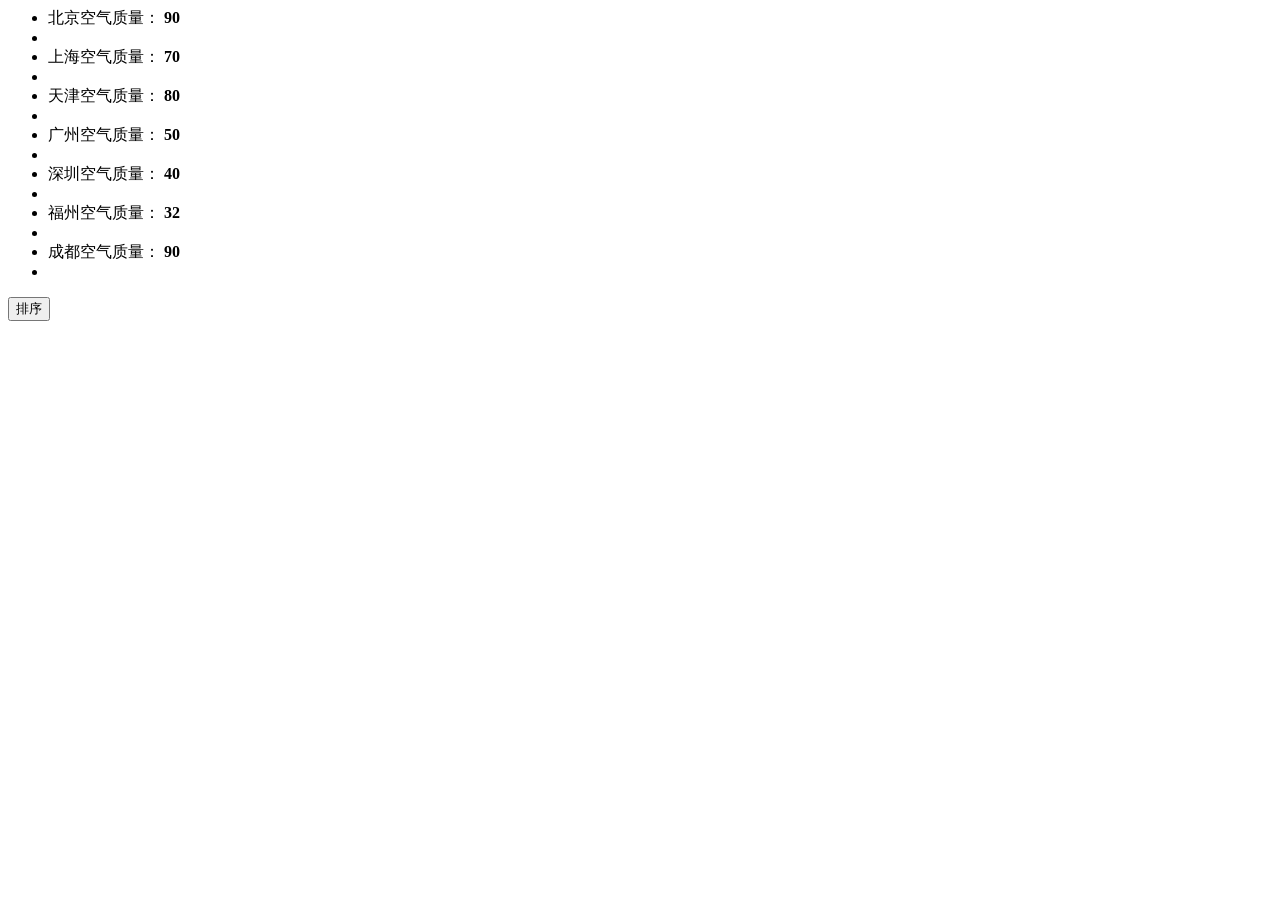
<file: step2-15/index.html>
<DOCTYPE>
    <tml>
    <ead>
    <meta charset = "utf-8">
    <title> IFE JavaScript Task 01 </title> </head> <body>

    <ul id = "source">
    <li> 北京空气质量： <b> 90 </b><li>
    <li> 上海空气质量： <b> 70 </b><li>
    <li> 天津空气质量： <b> 80 </b><li>
    <li> 广州空气质量： <b> 50 </b><li>
    <li> 深圳空气质量： <b> 40 </b><li>
    <li> 福州空气质量： <b> 32 </b><li>
    <li> 成都空气质量： <b> 90 </b><li>
    </ul>

<ul id = "resort">
    <!-- 
    <li> 第一名： 北京空气质量： <b> 90 </b><li>
    <li> 第二名： 北京空气质量： <b> 90 </b><li>
    <li> 第三名： 北京空气质量： <b> 90 </b><li>
     -->
    </ul>

<button id = "sort-btn"> 排序 </button>

<script type = "text/javascript">
    /**
     * getData方法
     * 读取id为source的列表，获取其中城市名字及城市对应的空气质量
     * 返回一个数组，格式见函数中示例
     */
    function getData() {
        var sourceList = document.querySelectorAll('#source li'),
            data = [];
        Array.prototype.forEach.call(sourceList, function(item) {
            var temp = [];
            temp[0] = item.textContent.slice(0, 2);
            temp[1] = Number(item.querySelector('b').textContent);
            data.push(temp);
        });

        /*
        data = [
          ["北京", 90],
          ["北京", 90]
          ……
        ]
        */

        return data;

    }

/**
 * sortAqiData
 * 按空气质量对data进行从小到大的排序
 * 返回一个排序后的数组
 */

function sortAqiData(data) {
    var newData = data.sort(function(a, b) {
        return a[1] - b[1];
    });
    return newData;
}

/**
 * render
 * 将排好序的城市及空气质量指数，输出显示到id位resort的列表中
 * 格式见ul中的注释的部分
 */
function render(data) {
    var indexArr = ['一', '二', '三', '四', '五', '六', '七'],
        resortList = document.getElementById('resort');
    resortList.innerHTML = '';
    data.forEach(function(item, index) {
        var htmlStr = '第' + indexArr[index] + '名：' + item[0] + '空气质量：',
            li = document.createElement('li'),
            big = document.createElement('b');
        li.textContent = htmlStr;
        big.textContent = item[1];
        li.appendChild(big);
        resortList.appendChild(li);
    });
}

function btnHandle() {
    var aqiData = getData();
    aqiData = sortAqiData(aqiData);
    render(aqiData);
}


function init() {

    // 在这下面给sort-btn绑定一个点击事件，点击时触发btnHandle函数
    var btn = document.getElementById('sort-btn');
    btn.addEventListener('click', btnHandle);
}

init();

</script> 
</body> 
</html>
</file>
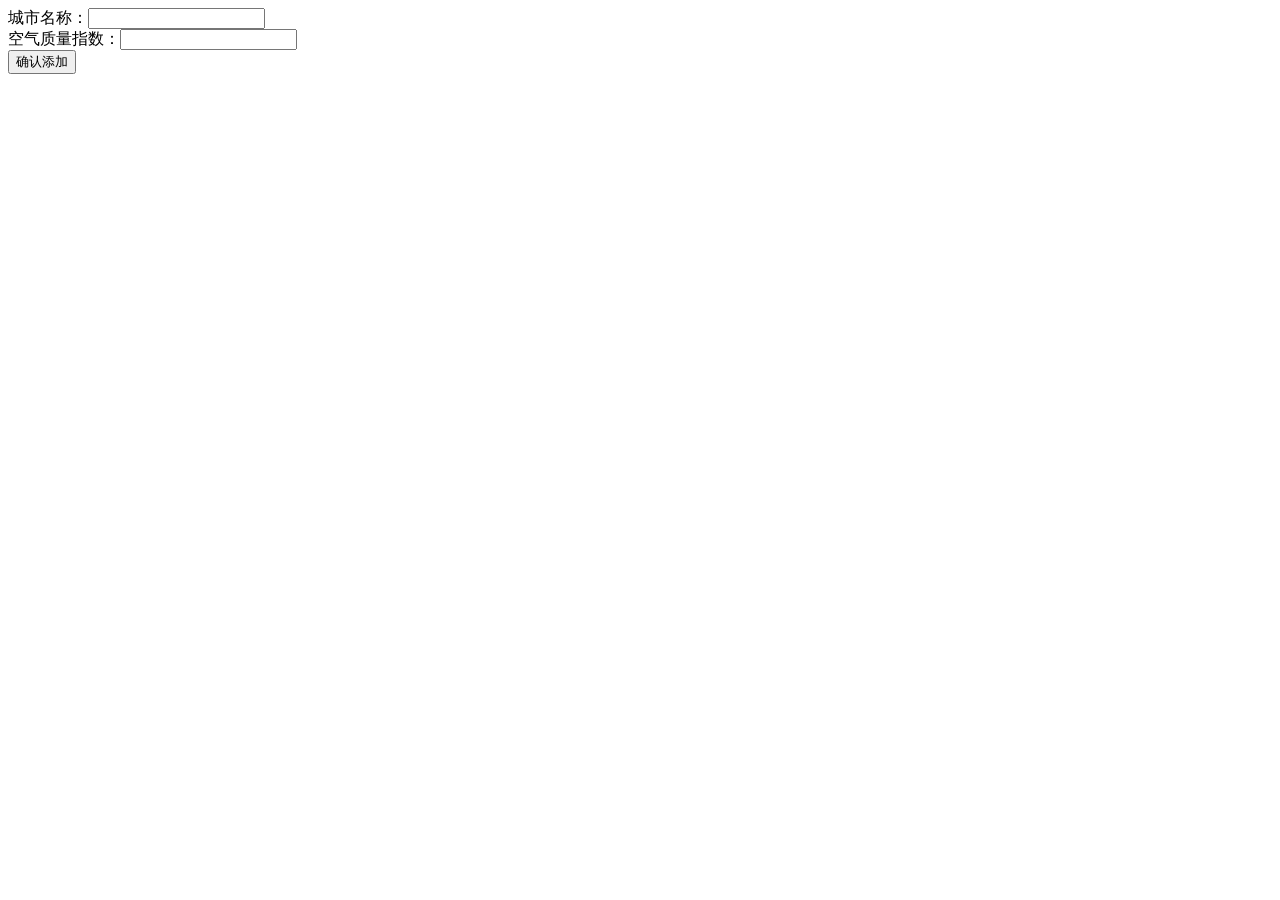
<file: step2-16/index.html>
<!DOCTYPE>
<html>
  <head>
    <meta charset="utf-8">
    <title>IFE JavaScript Task 01</title>
  </head>
<body>

  <div>
    <label>城市名称：<input id="aqi-city-input" type="text"></label><br>
    <label>空气质量指数：<input id="aqi-value-input" type="text"></label><br>
    <button id="add-btn">确认添加</button>
  </div>
  <table id="aqi-table">
  <!-- 
    <tr>
      <td>城市</td><td>空气质量</td><td>操作</td>
    </tr>
    <tr>
      <td>北京</td><td>90</td><td><button>删除</button></td>
    </tr>
    <tr>
      <td>北京</td><td>90</td><td><button>删除</button></td>
    </tr>
   -->
  </table>
  <script src="task.js"></script>
</body>
</html>
</file>
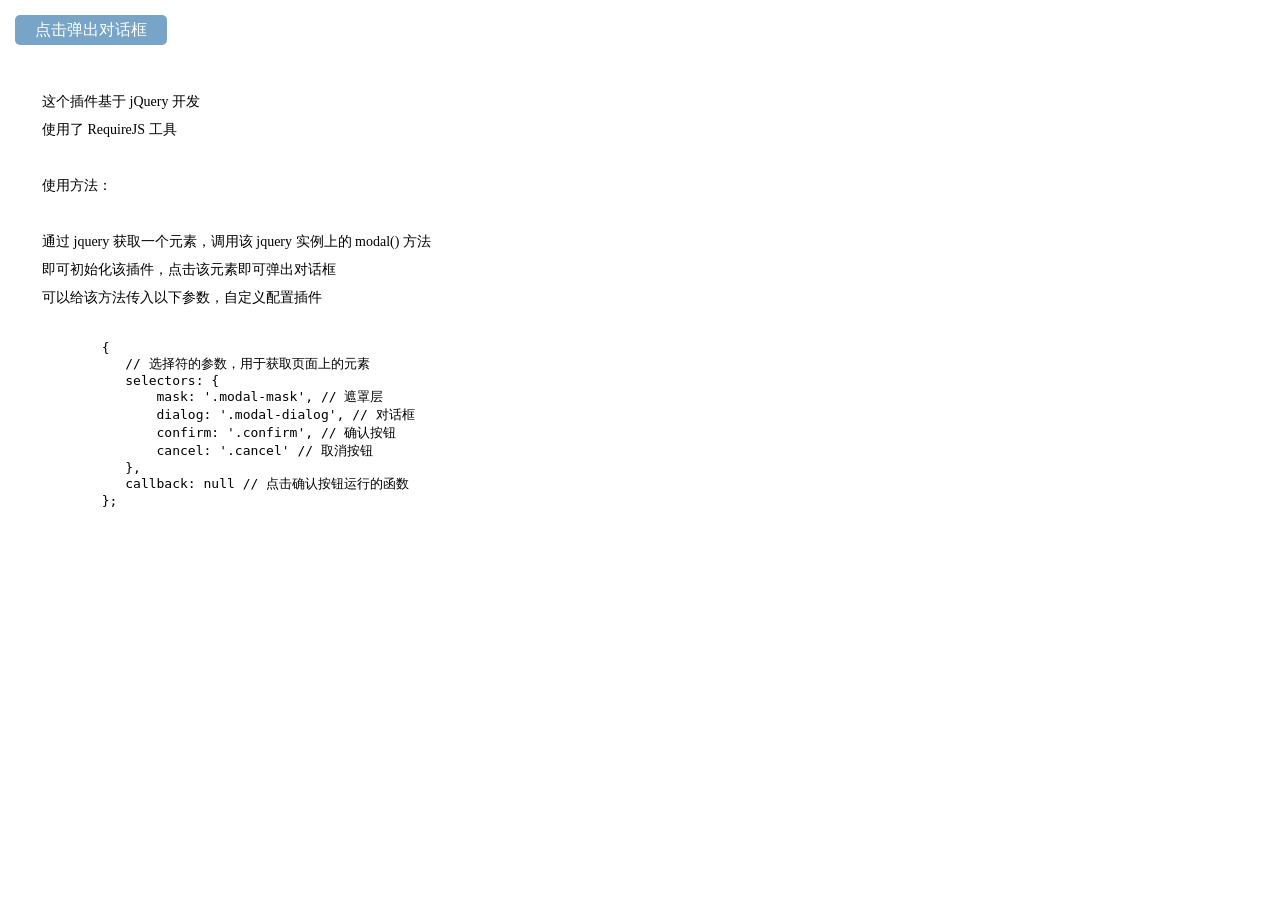
<file: step3-37/index.html>
<!DOCTYPE html>
<html lang="zh">
    <head>
        <meta charset="utf-8">
        <title>一个简易的浮层对话框组件</title>
        <link rel="stylesheet" type="text/css" href="stylesheets/style.css">
        <link rel="stylesheet" type="text/css" href="stylesheets/modal.css">
        <script type="text/javascript" data-main="scripts/main.js" src="scripts/require.js"></script>
    </head> 
    <body>
        <div class="modal">
            <div class="modal-mask"></div>    
            <div class="modal-dialog">
                <div class="modal-header">
                    <h4 class="modal-title">模态对话框</h4>
                </div>
                <p class="modal-body">
                    这是一个模态对话框
                </p>
                <div class="modal-footer">
                    <button type="button" class="btn confirm">确认</button>
                    <button type="button" class="btn cancel">取消</button>
                </div>
            </div>
            <button type="button" class="modal-btn">点击弹出对话框</button>
        </div> 
        <p>
            这个插件基于 jQuery 开发
            使用了 RequireJS 工具
            
            使用方法：
            
            通过 jquery 获取一个元素，调用该 jquery 实例上的 modal() 方法
            即可初始化该插件，点击该元素即可弹出对话框
            可以给该方法传入以下参数，自定义配置插件
            <pre>
             {
                // 选择符的参数，用于获取页面上的元素
                selectors: {
                    mask: '.modal-mask', // 遮罩层
                    dialog: '.modal-dialog', // 对话框
                    confirm: '.confirm', // 确认按钮
                    cancel: '.cancel' // 取消按钮
                },
                callback: null // 点击确认按钮运行的函数
             };   
            </pre>
        </p>
    </body>
</html>
</file>
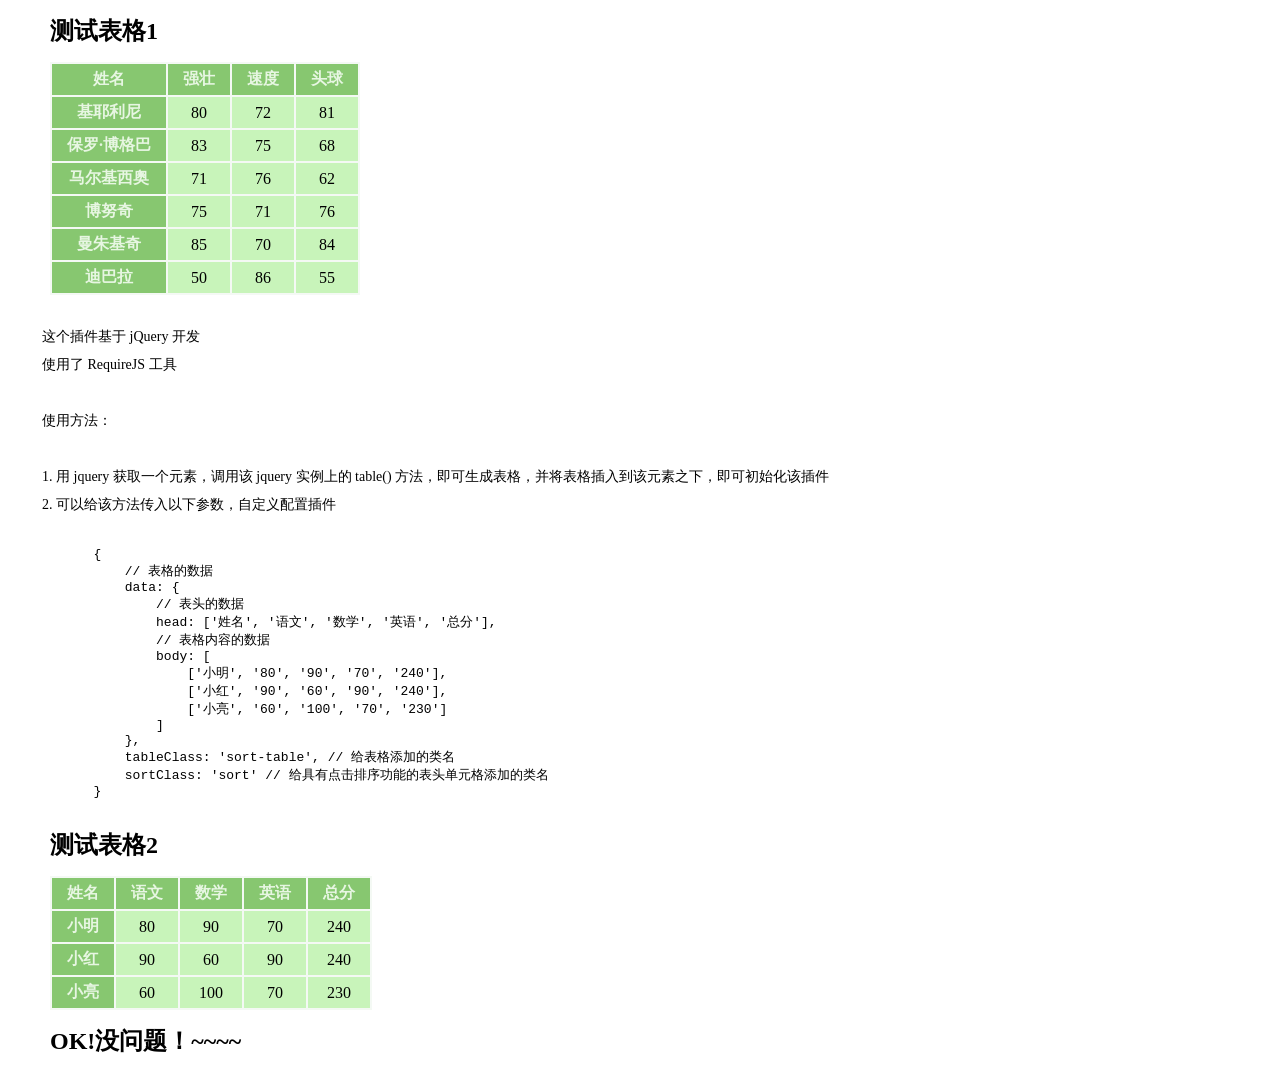
<file: step3-38/index.html>
<!DOCTYPE html>
<html lang="zh">
    <head>
        <meta charset="utf-8">
        <title>一个表格组件</title>
        <link rel="stylesheet" type="text/css" href="stylesheets/style.css">
        <link rel="stylesheet" type="text/css" href="stylesheets/table.css">
        <script type="text/javascript" data-main="scripts/main.js" src="scripts/require.min.js"></script>
    </head> 
    <body>
    <h2>测试表格1</h2>
    <div id="demo1"></div>
    <p>
            这个插件基于 jQuery 开发
            使用了 RequireJS 工具
            
            使用方法：
            
            1. 用 jquery 获取一个元素，调用该 jquery 实例上的 table() 方法，即可生成表格，并将表格插入到该元素之下，即可初始化该插件
            2. 可以给该方法传入以下参数，自定义配置插件
            <pre>
            {
                // 表格的数据
                data: {
                    // 表头的数据
                    head: ['姓名', '语文', '数学', '英语', '总分'],
                    // 表格内容的数据
                    body: [
                        ['小明', '80', '90', '70', '240'],
                        ['小红', '90', '60', '90', '240'],
                        ['小亮', '60', '100', '70', '230']
                    ]
                },
                tableClass: 'sort-table', // 给表格添加的类名
                sortClass: 'sort' // 给具有点击排序功能的表头单元格添加的类名
            }
            </pre>
    </p>
    <h2>测试表格2</h2>
    <div id="demo2"></div>
    <h2>OK!没问题！~~~~</h2>
    </body>
</html>
</file>
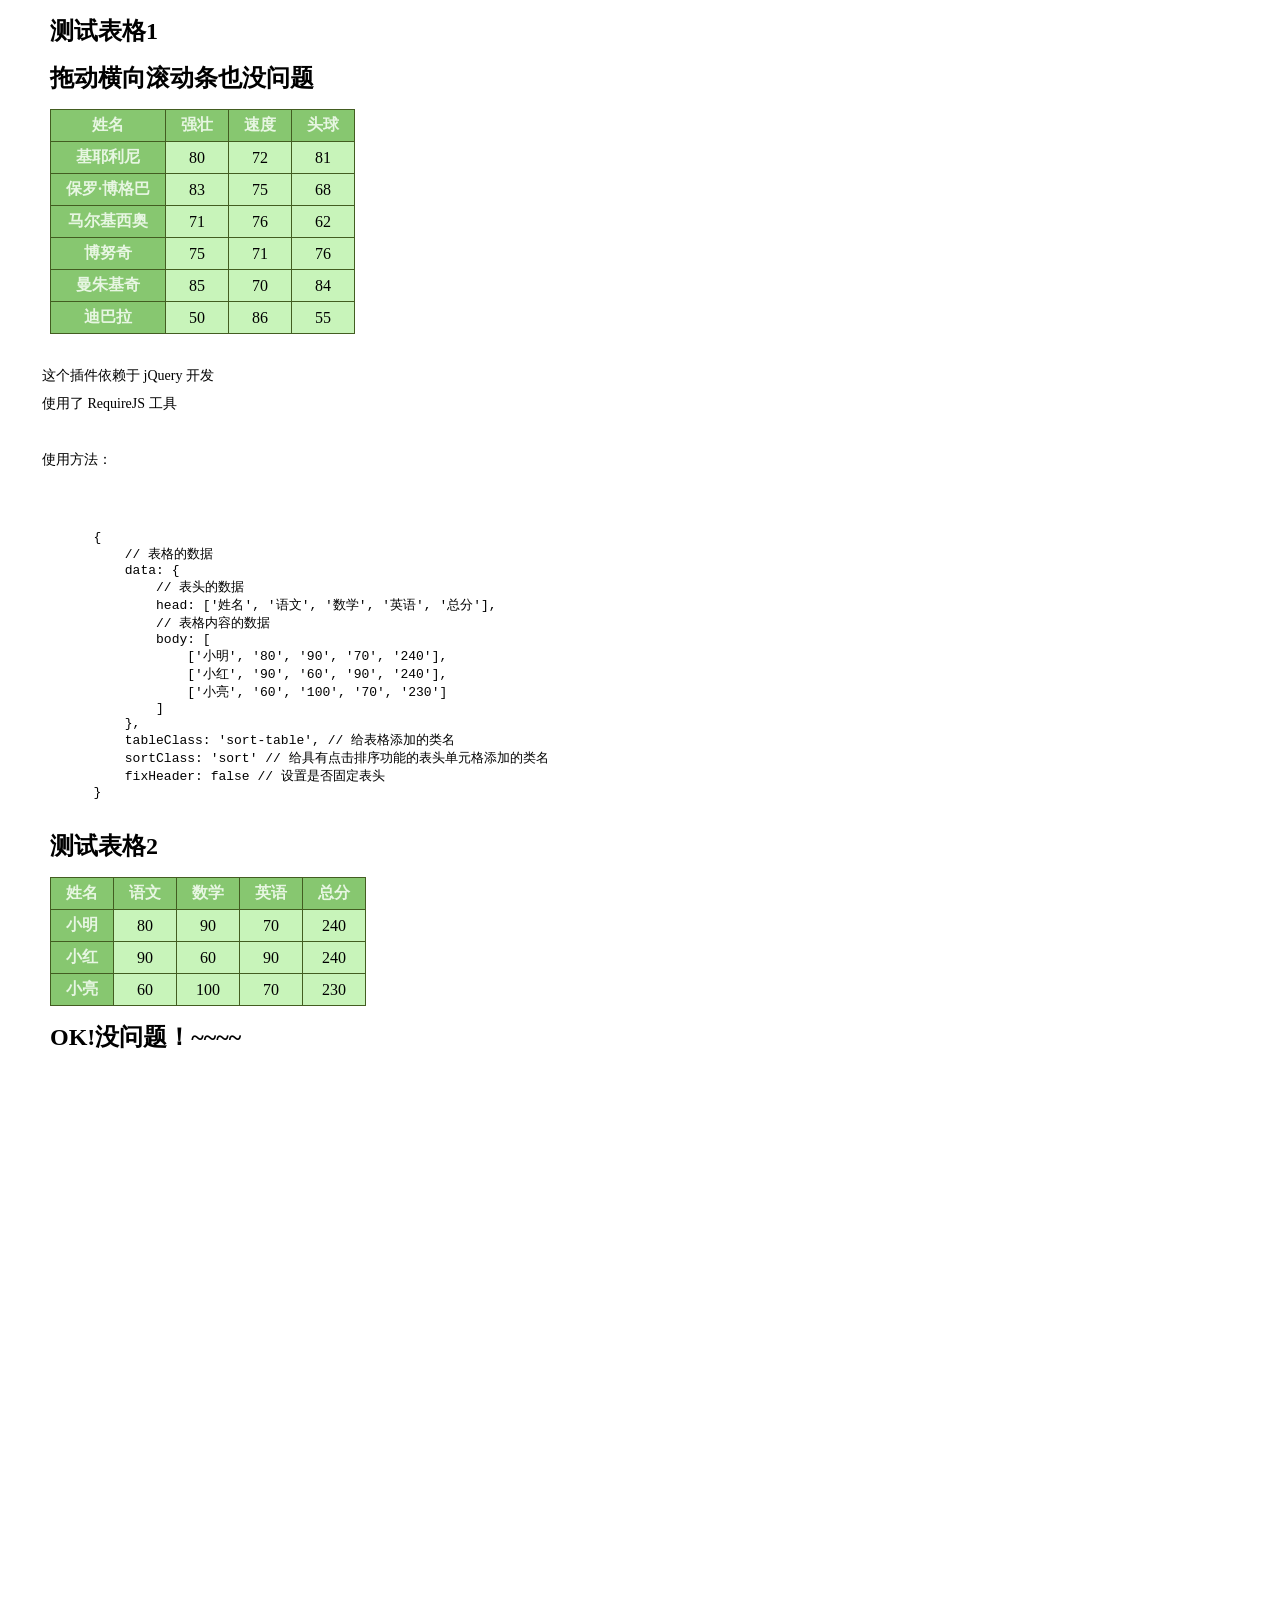
<file: step3-39/index.html>
<!DOCTYPE html>
<html lang="zh">
    <head>
        <meta charset="utf-8">
        <title>一个表格组件</title>
        <link rel="stylesheet" type="text/css" href="stylesheets/style.css">
        <link rel="stylesheet" type="text/css" href="stylesheets/table.css">
        <script type="text/javascript" data-main="scripts/main.js" src="scripts/require.min.js"></script>
    </head> 
    <body>
    <h2>测试表格1</h2>
    <h2>拖动横向滚动条也没问题</h2>
    <div id="demo1"></div>
    <p>
            这个插件依赖于 jQuery 开发
            使用了 RequireJS 工具
            
            使用方法：
            
            <pre>
            {
                // 表格的数据
                data: {
                    // 表头的数据
                    head: ['姓名', '语文', '数学', '英语', '总分'],
                    // 表格内容的数据
                    body: [
                        ['小明', '80', '90', '70', '240'],
                        ['小红', '90', '60', '90', '240'],
                        ['小亮', '60', '100', '70', '230']
                    ]
                },
                tableClass: 'sort-table', // 给表格添加的类名
                sortClass: 'sort' // 给具有点击排序功能的表头单元格添加的类名
                fixHeader: false // 设置是否固定表头
            }
            </pre>
    </p>
    <h2>测试表格2</h2>
    <div id="demo2"></div>
    <h2>OK!没问题！~~~~</h2>
    <pre>
        





































        
    </pre>
    </body>
</html>
</file>
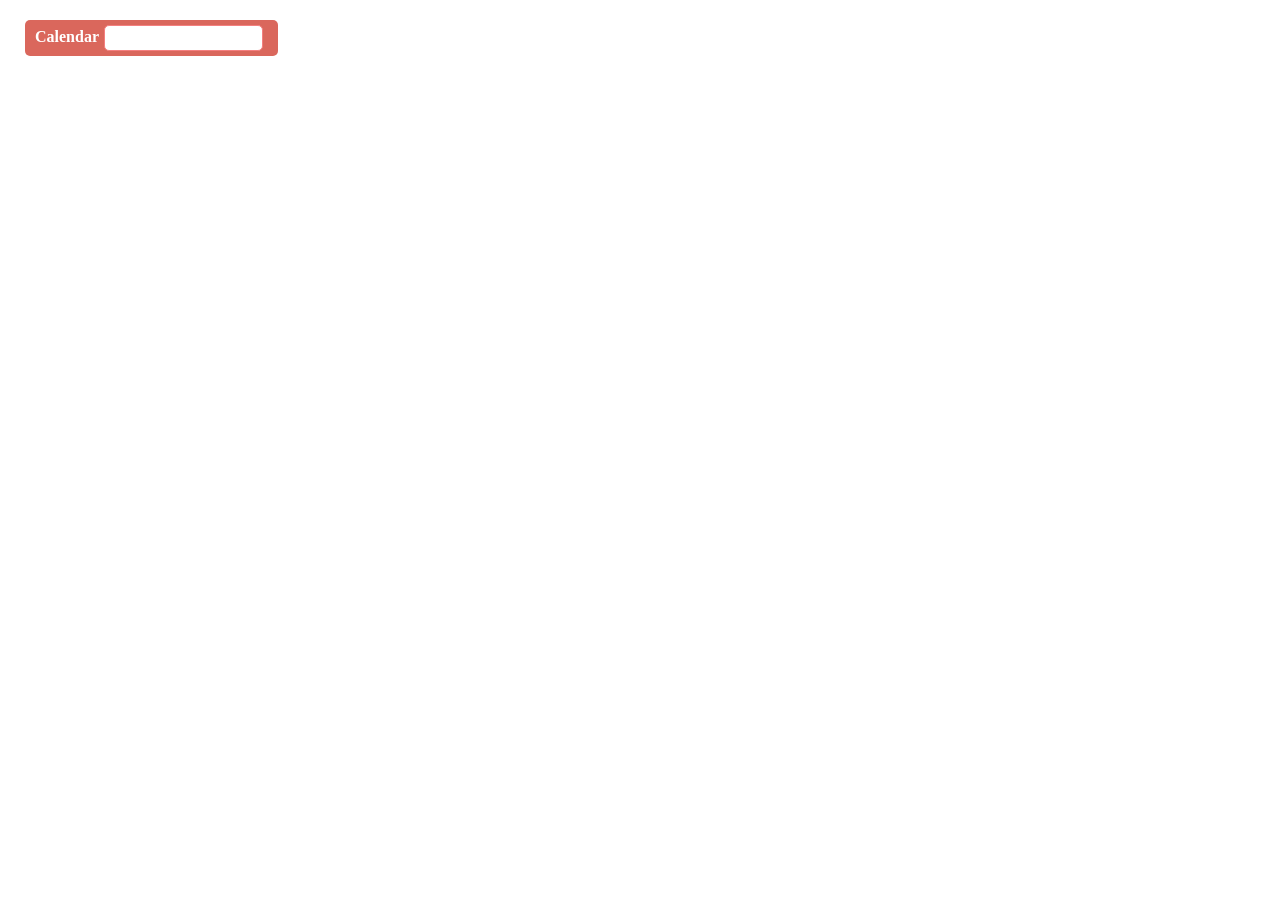
<file: step3-42/index.html>
<!DOCTYPE html>
<html lang="zh">
    <head>
        <meta charset="utf-8">
        <link rel="stylesheet" type="text/css" href="stylesheets/style.css">
        <link rel="stylesheet" type="text/css" href="stylesheets/calendar.css">
        <script type="text/javascript" data-main="scripts/main.js" src="scripts/require.min.js"></script>    
    </head>
    <body>
        <div id="_calendar" class="calendar"><div>
    </body>
</html>
</file>
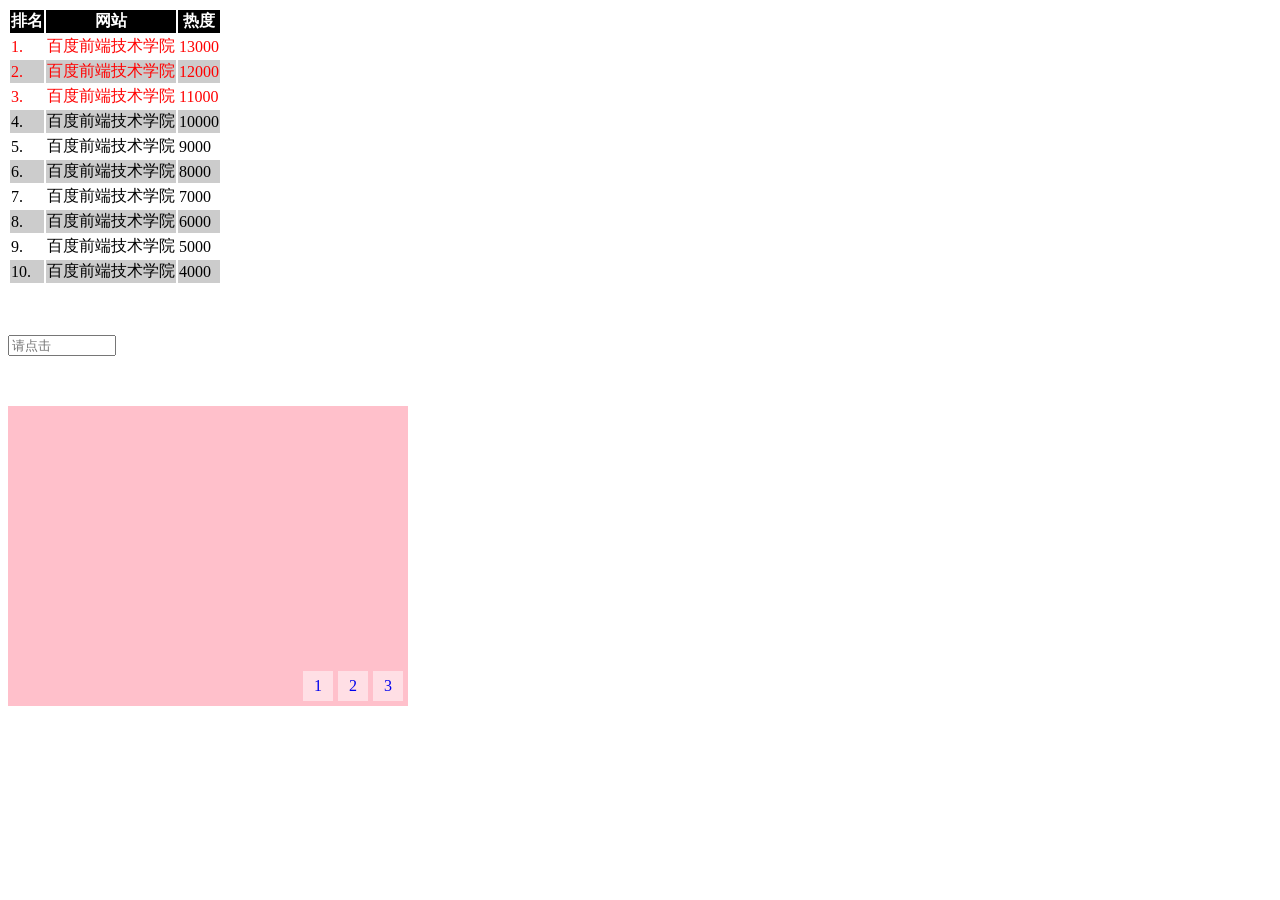
<file: step1-12/test.html>
<!DOCTYPE html>
<html lang="en">
<head>
    <meta name="viewport" content="width=device-width; initial-scale=1.0; maximum-scale=1.0; user-scalable=0;" />

    <meta charset="UTF-8">
    <title>task12</title>
    <style>
    table th{
        background: #000;
        color: #fff;
    }
    table tr:nth-of-type(odd){
        background-color: #ccc;
    }
    table tr:nth-of-type(-n+4){
        color: red;
    }
    input{
        -webkit-transition: width 2s ease-out;
        transition: width 2s ease-out;
        width: 100px;
        margin: 50px 0;
    }
    input:focus{
        
        width: 300px;
    }   
    ul,li{
        padding: 0;
        margin: 0;
        list-style: none;
    }
    .banner{
        width: 400px;
        height: 300px;
        position: relative;
        overflow: hidden;       
    }
    .banner .background{
        width: 100%;
        height: 100%;       
    }
    .banner .background li{
        width: 100%;
        height: 100%;
        position: absolute;
    }
    .banner .background li:nth-child(1){
        background-color:orange;
    }   
    .banner .background li:nth-child(2){
        background-color:lightblue;
    }
    .banner .background li:nth-child(3){
        background-color:pink;
    }
    .banner .number{
        position: absolute;
        bottom: 5px;
        right: 0;
        z-index: 4;
    }
    .banner .number li{
        width: 30px;
        height: 30px;
        background-color: rgba(255,255,255,0.5);        
        float: left;
        margin-right: 5px;
    }   
    .banner .number li a{
        display: inline-block;
        height: 100%;
        width: 100%;    
        text-align: center;
        line-height: 30px;
        text-decoration: none;  
    }
    @keyframes lineRun{
        0% { 
            left:-100%; 
        }
        100% { 
            left:0%;
        }
    }
    li:target{
        z-index: 2;
        animation:lineRun 1s linear;
    }
    </style>
</head>
<body>
    <table>
        <tr>
            <th>排名</th>
            <th>网站</th>
            <th>热度</th>
        </tr>    
        <tr>
            <td>1.</td>
            <td>百度前端技术学院</td>
            <td>13000</td>
        </tr>
        <tr>
            <td>2.</td>
            <td>百度前端技术学院</td>
            <td>12000</td>
        </tr>
        <tr>
            <td>3.</td>
            <td>百度前端技术学院</td>
            <td>11000</td>
        </tr>
        <tr>
            <td>4.</td>
            <td>百度前端技术学院</td>
            <td>10000</td>
        </tr>
        <tr>
            <td>5.</td>
            <td>百度前端技术学院</td>
            <td>9000</td>
        </tr>
        <tr>
            <td>6.</td>
            <td>百度前端技术学院</td>
            <td>8000</td>
        </tr>
        <tr>
            <td>7.</td>
            <td>百度前端技术学院</td>
            <td>7000</td>
        </tr>
        <tr>
            <td>8.</td>
            <td>百度前端技术学院</td>
            <td>6000</td>
        </tr>
        <tr>
            <td>9.</td>
            <td>百度前端技术学院</td>
            <td>5000</td>
        </tr>
        <tr>
            <td>10.</td>
            <td>百度前端技术学院</td>
            <td>4000</td>
        </tr>
    </table>

    <input type="text" placeholder="请点击">

    <div class="banner">
        <ul class="background">
            <li id="tab1"></li>
            <li id="tab2"></li>
            <li id="tab3"></li>         
        </ul>       
        <ul class="number">
            <li><a href="#tab1">1</a></li>
            <li><a href="#tab2">2</a></li>
            <li><a href="#tab3">3</a></li>
        </ul>
    </div>
</body>
</html>
</file>
<file: step1-11/stylesheets/main.css>
.icons-base, header div::before, #tags li a::before, #columns li a::before {
  background: url('../images/icons-s574495267e.png') no-repeat;
}

.margin-holder, #columns, .text-modules {
  margin-left: 2.66667% !important;
  margin-right: 2.66667% !important;
}

.padding-holder, #articles li, #daily-pic {
  padding-left: 2.66667% !important;
  padding-right: 2.66667% !important;
}

.post-date span {
  font-size: 0.8125rem !important;
  color: #c0c0c0;
}
.post-date span:nth-child(2)::before {
  content: "";
  display: inline-block;
  padding-left: 0.375rem;
}

.clear-float::after, .text-modules::after, #articles li::after {
  content: "";
  display: block;
  clear: both;
}

html {
  font-size: 16px;
}

@media only screen and (min-width: 401px) {
  html {
    font-size: 25px !important;
  }
}
@media only screen and (min-width: 428px) {
  html {
    font-size: 26.75px !important;
  }
}
@media only screen and (min-width: 481px) {
  html {
    font-size: 30px !important;
  }
}
@media only screen and (min-width: 569px) {
  html {
    font-size: 35px !important;
  }
}
@media only screen and (min-width: 641px) {
  html {
    font-size: 40px !important;
  }
}
body {
  margin: 0;
  font-family: SimHei, "Hiragino Sans GB", "Microsoft YaHei", "WenQuanYi Micro Hei", sans-serif;
}

a {
  text-decoration: none;
  color: black;
}

ul {
  margin: 0;
  padding-left: 0;
  list-style: none;
}

p, h1, h2, h3, h4, h5, h6 {
  margin: 0;
}

header {
  height: 2.6875rem;
  background-color: #91d4da;
  font-size: 1.125rem;
  line-height: 2.5625rem;
  text-align: center;
  letter-spacing: 0.125rem;
  color: white;
}
header div {
  position: absolute;
  left: 0.6875rem;
  height: inherit;
  line-height: 2.5625rem;
  background-color: transparent;
}
header div::before {
  height: 49px;
  width: 29px;
  background-position: 0 0;
  content: "";
  display: inline-block;
  position: relative;
  top: 0.25rem;
  padding-right: 0.0625rem;
}

.full-flex, nav, #tags {
  display: -webkit-flex;
  display: flex;
  flex-flow: row nowrap;
  align-items: stretch;
}

nav a {
  flex: 1 0 auto;
  height: 2.25rem;
  font-size: 0.9375rem;
  text-align: center;
  line-height: 2.25rem;
  letter-spacing: 0.0625rem;
  color: #666;
}
nav a.on {
  height: 2.0625rem;
  border-bottom: 0.1875rem solid #91d4da;
}

#scroll_image {
  width: 100%;
}

#tags li {
  flex: 1 0 auto;
  padding-top: 1.0625rem;
  height: 5.8125rem;
}
#tags li a {
  display: block;
  margin: 0 auto;
  width: 3.75rem;
  height: 5rem;
  text-align: center;
  line-height: 2.75rem;
  color: black;
}
#tags li a::before {
  background-position: -20% -558px;
  content: "";
  display: block;
  margin: 0 auto;
  height: 2.5rem;
  width: 2.5rem;
  border-radius: 100%;
  background-color: #00c1d2;
}

#columns {
  margin: 0 auto;
  padding-top: 0.875rem;
  padding-bottom: 1rem;
  display: -webkit-flex;
  display: flex;
  flex-flow: row nowrap;
  border-top: 0.125rem solid #e5e5e5;
}
#columns li {
  flex: 1 0 auto;
  height: 8rem;
  border-right: 0.0625rem solid #e5e5e5;
}
#columns li:last-child {
  border-right: 0;
}
#columns li a {
  padding-top: 5rem;
  text-align: center;
}
#columns li a::before {
  display: block;
  content: "";
  margin: 0 auto;
  overflow: hidden;
}
#columns li a h3 {
  line-height: 1.875rem;
}
#columns li a p {
  line-height: 1.25rem;
}
#columns li:first-child a::before {
  background-position: 0 -59px;
  height: 178px;
  width: 127px;
}
#columns li:nth-child(2) a::before {
  background-position: 0 -247px;
  height: 166px;
  width: 122px;
  margin-top: 0.125rem;
  margin-bottom: 0.25rem;
}
#columns li:last-child a::before {
  background-position: 0 -423px;
  height: 135px;
  width: 200px;
  margin-top: 0.6875rem;
  margin-bottom: 0.4375rem;
}

.gap-13 {
  display: block;
  width: 100%;
  background-color: #f5f5f5;
  height: 0.8125rem;
}

.text-modules p {
  margin-bottom: 0.75rem;
  font-size: 1.125rem;
  line-height: 2.625rem;
  border-bottom: 0.125rem solid #e5e5e5;
}
.text-modules div {
  padding-bottom: 0.625rem;
}
.text-modules div img {
  width: 5.75rem;
  height: 5.4375rem;
}
.text-modules div img:first-child {
  margin-bottom: 0.625rem;
}
.text-modules div a {
  display: inline-block;
  float: left;
  margin-right: 0.75rem;
  margin-bottom: 0.75rem;
  width: 7.9375rem;
  height: 2.375rem;
  line-height: 2.3125rem;
  font-size: 0.9375rem;
  text-align: center;
  background-color: #f8f8f8;
}
.text-modules div a:nth-child(even) {
  margin-right: 0;
}
.text-modules div a:nth-last-child(1), .text-modules div a:nth-last-child(2) {
  margin-bottom: 0;
}
.text-modules div:nth-of-type(1) {
  display: inline-block;
  float: left;
  padding-right: 0.5rem;
  width: 5.9375rem;
}
.text-modules div:last-child {
  float: left;
  width: 16.6875rem;
}

.gap-50 {
  display: block;
  width: 100%;
  background-color: #f5f5f5;
  height: 3.125rem;
}

#articles li {
  padding-top: 0.5rem;
  padding-bottom: 0.375rem;
  border-bottom: 0.125rem solid #f1f1f1;
}
#articles li a:first-child {
  display: inline-block;
  float: left;
  padding-right: 0.4375rem;
}
#articles li div {
  display: -webkit-flex;
  display: flex;
  flex-flow: row wrap;
  align-content: space-between;
  float: left;
  width: 15rem;
  height: 5rem;
}
#articles li div a {
  flex: 1 0 auto;
  width: 12.5rem;
  height: 2.625rem;
  font-size: 1.125rem;
  line-height: 1.3125rem;
  overflow: hidden;
}
#articles li div div {
  display: -webkit-flex;
  display: flex;
  height: auto;
  flex-flow: row nowrap;
}

#daily-pic {
  padding-bottom: 0.3125rem;
}
#daily-pic a {
  display: block;
  width: 100%;
}
#daily-pic a:first-child {
  height: 2.5rem;
  font-size: 1.125rem;
  line-height: 2.5rem;
  overflow: hidden;
}
#daily-pic a img {
  margin-right: 0rem;
  width: 7.3125rem;
}
#daily-pic a img:last-child {
  margin-right: 0;
}
</file>
<file: step1-12/index.css>
/* 
* @Author: anchen
* @Date:   2016-04-03 22:19:44
* @Last Modified by:   anchen
* @Last Modified time: 2016-04-03 23:37:49
*/

/* 简易重置 */
*{ margin: 0; padding: 0; }
img{ border:0; }
ol, ul ,li{ list-style: none; } 
input{ display:block; margin: 0; padding: 0;}
textarea{display:block;width: 500px;min-height: 200px;float: left;}
/* 代码部分 */
.wraper{ width: 100%; padding: 1%;}
/* 第一块 */
.table{ overflow: hidden;margin: 30px auto; display:flex; width: 90%;}
.table ul:nth-of-type(1){/*  width: 35px; */ float: left; flex:2;}
.table ul:nth-of-type(2){ /* width: 130px; */ float: left; margin: 0 5px; flex:9;}
.table ul:nth-of-type(3){/*  width: 50px; */ float: left; flex:3;}
.table ul li:nth-of-type(odd){ background: #cccccc;}
.table ul li:nth-of-type(1){ background: #000; color: #fff; font-weight: bold;}
.table ul li:nth-of-type(2),.table ul li:nth-of-type(3),.table ul li:nth-of-type(4){color:red;}
/* 第二块 */
.input-box{ margin: 30px auto; }
.text{width: 40%; display:block; margin:0 auto;  height: 20px; border: 1px solid #ccc; font-size: 12px; line-height: 20px;display: block; transition: 1s;outline: none;padding-left: 10px;}
.text:focus{ width:70%; /* border-color:#7BADE7;  */box-shadow: 0 0 1px 2px #7BADE7;}
/* 第三块 */
.banner{margin: 30px auto; width: 300px;height: 100px; position: relative; overflow:hidden;}
.banner .banner-show{width: 300%; height: 100%;position:absolute;left:0;top:0;animation:banner 5s infinite; -moz-animation:banner 5s infinite;-webkit-animation:banner 5s infinite; -o-animation:banner 5s infinite;}
.banner .banner-show li{ width: 300px; height: 100px;float: left;}
.banner .banner-show li:nth-of-type(1){ background: red;}
.banner .banner-show li:nth-of-type(2){ background: yellow;}
.banner .banner-show li:nth-of-type(3){ background: green;}
.banner ol{ position:absolute;right:0;bottom:0;}
.banner ol li{ width: 30px;height: 30px;float: left; margin-left:5px; background: rgba(255,255,255,0.5);font-size: 14px;text-align: center;line-height: 30px;cursor: pointer;}
/* 自动轮播 */
 @keyframes banner{
    15% { transform: translate(0); }
    30%{ transform: translate(-300px);}
    45% { transform: translate(-300px);}
    60% { transform: translate(-600px);}
    75% { transform: translate(-600px);}
    90% { transform: translate(0);}
} 
.show{ padding-top: 20px;}
/* 代码部分 */
.show{overflow:hidden;}
</file>
<file: step1-7/css/common.css>
/* 公共样式区域 */

/*清除浮动*/
    .f-cb::after
    {
        display: block;
        visibility: hidden;
        clear: both;
        overflow: hidden;

        height: 0;

        content: '.';
    }
    /* 不兼容ie6/7 */
/* end 清除浮动 */

/*浮动*/
    .f-fl
    {
        float: left;
    }
    .f-fr
    {
        float: right;
    }
/* end 浮动 */

/*隐藏元素*/
    .f-dn
    {
        display: none;
    }
/* 隐藏元素 */

/*鼠标形状*/
    .f-csp
    {
        cursor: pointer;
    }
/* end 鼠标形状 */

/*隐藏文字*/
    .f-ti
    {
        overflow: hidden;

        text-indent: -30000px;
    }
/* end 隐藏文字 */

/* 单行文字超出显示省略号 */
    .f-toe
    {
        overflow: hidden;

        white-space: nowrap;
        text-overflow: ellipsis;
    }
/* end 单行文字超出显示省略号 */

/* 屏幕最小宽度 */
    html {
        min-width: 1280px;
    }
    html,body {
        width: 100%;
    }
/* end 屏幕最小宽度 */

/* 兼容 ie8 */
/* end 兼容 ie8 */
</file>
<file: step1-7/css/style.css>
/*
* @Author: Administrator
* @Date:   2016-03-27 22:42:48
* @Last Modified by:   Administrator
* @Last Modified time: 2016-03-30 12:07:28
*/

/* header */
	.g-hd
	{
	    line-height: 52px;

	    padding: 0 66px 0 60px;

	    background-color: #fff;
	}

	.g-hd .tt
	{
	    font-family: '黑体';
	    font-size: 21px;

	    margin-bottom: -2px;

	    text-indent: 42px;

	    color: #393a3a;
	    background: url(img/hd.png) no-repeat;
	}

	.g-hd .nav li
	{
	    float: left;

	    padding: 0 23px;

	    border-bottom: 4px solid #fff;
	}

	.g-hd .nav li:hover,
	.g-hd li.is-crt
	{
	    border-color: #e74f4d;
	}

	.g-hd a
	{
	    color: #787b83;
	}

	.g-hd li:hover a,
	.g-hd li.is-crt a
	{
	    color: #e74f4d;
	}

	.g-hd .nav .login
	{
	    padding: 0 0 0 7px;

	    text-indent: 18px;

	    color: #e74f4d;
	    background: url(img/hd.png) no-repeat 0 -52px;
	}
	.g-hd .nav .login:hover
	{
	    border-color: #fff;
	}
/* end header */

/* banner */
	.banner
	{
	    position: relative;

	    width: 100%;
	}
	.banner .msg-wrap
	{
	    position: absolute;
	    top: 0;
	    right: 0;
	    bottom: 0;
	    left: 0;

	    background-color: rgba(0,0,0,.2);
	}
	.banner .msg-fix
	{
	    display: table;

	    height: 100%;
	    padding-left: 110px;
	}
	.banner .msg
	{
	    display: table-cell;

	    vertical-align: middle;
	}
	.banner .msg .tt
	{
	    font-size: 60px;
	    line-height: 68px;

	    margin-bottom: 20px;

	    color: #fff;
	}
	.banner .msg .text
	{
	    font-size: 21px;
	    line-height: 33px;

	    padding-left: 8px;

	    color: #fffdfd;
	}
	.banner .msg .link
	{
	    font-size: 30px;
	    line-height: 63px;

	    display: block;

	    width: 330px;
	    margin: 62px 0 0 8px;

	    text-align: center;

	    color: #fff;
	    background-color: #e74f4d;
	}
	.banner img
	{
	    display: block;

	    width: 100%;
	}
/* end banner */

/* 介绍 */
	.description
	{
	    display: table;

	    width: 100%;
	}
	.description .item
	{
	    display: table-cell;

	    text-align: center;

	    position: relative;
	}
	.description .item hr
	{
	    position: absolute;

	    width: 2px;
	    height: 52px;

	    background-color: #ccc;
	    right: 0;
	    top: 133px;
	}
	.description .item-wrap
	{
	    font: 14px/18px '黑体';

	    width: 160px;
	    margin: 44px auto 82px;

	    color: #767777;
	}
	.description .item-wrap .logo
	{
	    display: block;

	    width: 42px;
	    height: 42px;
	    margin: 0 auto 44px;
	}
	.description .item-wrap .logo1
	{
	    background: url(img/sprite.png) no-repeat;
	}
	.description .item-wrap .logo2
	{
	    background: url(img/sprite.png) no-repeat 0 -42px;
	}
	.description .item-wrap .logo3
	{
	    background: url(img/sprite.png) no-repeat 0 -84px;
	}
	.description .item-wrap .logo4
	{
	    background: url(img/sprite.png) no-repeat 0 -126px;
	}
/* end 介绍 */

/* 关于 */
	.about
	{
	    font: 53.59px/56px '黑体';

	    height: 270px;
	    padding-top: 90px;

	    color: #a1a1a1;
	    background-color: #ededec;
	}
	.about .logo
	{
	    display: block;

	    width: 91px;
	    height: 91px;
	    margin: 0 auto 46px;

	    background: url(img/sprite.png) 0 -168px;
	}
	.about .text
	{
	    width: 880px;
	    margin: 0 auto;
	}
/* end 关于 */

/* 城市活动 */

	/* 查找城市 */
	.search-city
	{
	    position: relative;
	}
	.search-city img
	{
	    display: block;

	    width: 100%;
	}
	.search-city .wrap
	{
	    position: absolute;
	    top: 0;
	    right: 0;
	    bottom: 0;
	    left: 0;

	    text-align: center;
	}
	.search-city .msg
	{
	    padding: 44px 0 56px;

	    text-align: center;
	}
	.search-city .msg h2
	{
	    font-size: 21px;
	    line-height: 41px;

	    color: #fff;
	}
	.search-city .msg hr
	{
	    width: 30px;
	    height: 1px;
	    margin: 0 auto;

	    background-color: #fff;
	}
	.search-city .text
	{
	    line-height: 32px;

	    color: #fff;
	}

	.search-city .search
	{
	    display: inline-block;

	    text-align: left;
	}
	.search-city .search .item
	{
	    float: left;

	    width: 234px;

	    color: #323333;
	    background-color: #e4e3e5;
	}
	.search-city .search li.is-crt
	{
	    outline: 1px solid #ce968d;
	}
	.search-city .search .item + .item
	{
	    margin-left: 30px;
	}
	.search-city .search ul
	{
	    padding-bottom: 16px;
	}
	.search-city .search h4
	{
	    line-height: 16px;

	    padding: 9px 0 9px 10px;

	    color: #a8aaaa;
	    background: url(img/sprite.png) no-repeat 208px -260px;
	    background-color: #fff;
	}
	.search-city .item li
	{
	    font-size: 12px;
	    line-height: 18px;

	    padding: 4px 0 4px;

	    text-indent: 32px;
	}
	.search-city .item li:hover
	{
	    cursor: pointer;

	    color: #fff;
	    background: url(img/sprite.png) no-repeat -70px -260px;
	    background-color: #be4e48;
	}
	.search-city .search .go
	{
	    line-height: 16px;

	    float: left;

	    width: 234px;
	    margin-left: 30px;
	    padding: 9px 0 9px 10px;

	    text-align: center;

	    color: #fff;
	    background-color: #be4e48;
	}
	

	/* 城市 */
	.city
	{
	    text-align: center;

	    background-color: #f7f7f7;
	}
	.city-fix
	{
	    display: inline-block;

	    width: 988px;
	    margin: 100px 0 114px;
	}
	.city .item
	{
	    float: left;

	    width: 220px;

	    text-align: center;
	}
	.city .item a
	{
	    display: block;

	    padding: 12px 7px;

	    border: 1px solid #f1f1f1;
	    background-color: #fff;
	}
	.city .item + .item
	{
	    margin-left: 36px;
	}
	.city .item h3
	{
	    font-size: 14px;
	    font-weight: bold;
	    line-height: 30px;

	    color: #5a5a5a;
	}
	.city .item h3.big
	{
	    font-size: 22px;
	    font-weight: normal;

	    word-spacing: 28px;
	}
	.city .item .text
	{
	    margin-bottom: 2px;

	    color: #b2b2b2;
	}
/* end 城市活动 */

/* 新世界 */

	/* 北京活动 */
	.new-wrold .msg
	{
	    width: 849px;
	    height: 559px;

	    text-align: center;

	    color: #fff;
	    background-image: url(img/bg1.jpg);
	}
	.new-wrold .msg h3
	{
	    font-size: 45.5px;
	    line-height: 1;

	    margin-top: 130px;
	}
	.new-wrold .msg em
	{
	    font-size: 157.79px;
	    line-height: 1;

	    display: inline-block;

	    margin-top: -9px;
	}
	.new-wrold .msg .text-fix
	{
	    display: inline-block;
	}
	.new-wrold .msg .text
	{
	    font-size: 21px;
	    line-height: 43px;

	    margin-top: 7px;

	    text-align: left;
	}

	/* 活动 */
	.new-wrold .activity-wrap
	{
	    position: relative;

	    height: 559px;
	    margin-left: 849px;
	}
	.new-wrold .activity-wrap .triangle
	{
	    position: absolute;
	    z-index: 10;
	    top: 50%;
	    left: -24px;

	    width: 0;
	    height: 0;
	    margin-top: -15px;

	    border-width: 15px 24px 15px 0;
	    border-style: solid;
	    border-color: transparent #fff transparent transparent;
	}
	.new-wrold .activity
	{
	    width: 290px;
	    margin: auto;

	    text-align: center;
	}
	.new-wrold .activity h3
	{
	    font: 22px/30px '黑体';

	    display: inline-block;

	    margin: 160px 0 10px;

	    color: #323333;
	    background: url(img/sprite.png) no-repeat 68px -292px;
	}
	.new-wrold .activity .num
	{
	    margin-left: 22px;

	    color: #e74f4d;
	}
	.new-wrold .activity .text
	{
	    font: 12px/30px '宋体';

	    text-align: left;

	    color: #aaa;
	}
	.new-wrold .activity .more
	{
	    line-height: 31px;

	    display: inline-block;

	    width: 103px;
	    margin: 41px 0 25px;

	    color: #e25c60;
	    border: 1px solid #e25c60;
	}

	/* 指示器 */
	.new-wrold .pointer
	{
	    position: absolute;
	    left: 50%;

	    margin-left: -29px;
	}
	.new-wrold .pointer span
	{
	    float: left;

	    width: 10px;
	    height: 10px;

	    cursor: pointer;

	    border: 1px solid #929292;
	    border-radius: 50%;
	    background-color: #fff;
	}
	.new-wrold .pointer span + span
	{
	    margin-left: 14px;
	}
	.new-wrold .pointer span.is-crt
	{
	    background-color: #929292;
	}
/* end 新世界 */

/* 关于我们 */
	.about-us
	{
	    padding-right: 429px;
	}
	.about-us .item-wrap
	{
	    width: 100%;
	}
	.about-us .item
	{
	    font: 21px/30px '黑体';

	    width: 50%;
	    height: 524px;

	    text-align: center;

	    background-color: #e74f4d;
	}
	.about-us .item .text
	{
	    margin: 170px 0 20px;

	    color: #fff;
	}
	.about-us .item hr
	{
	    width: 30px;
	    height: 2px;
	    margin: auto;
	    margin-bottom: 24px;

	    background-color: #fff;
	}
	.about-us .item .more
	{
	    line-height: 41px;

	    display: inline-block;

	    width: 167px;

	    color: #fff;
	    border: 1px solid #fff;
	}
	.about-us .item2
	{
	    background-color: #fff;
	}
	.about-us .item2 .text
	{
	    color: #323333;
	}
	.about-us .item2 hr
	{
	    background-color: #abaaaa;
	}
	.about-us .item2 .more
	{
	    color: #e74f4d;
	    border-color: #e74f4d;
	}

	.about-us .img
	{
	    position: relative;
	    left: 429px;

	    margin-left: -429px;
	}
/* end 关于我们 */

/* 加入我们 */
	.join-us
	{
	    text-align: center;
	}
	.join-us .msg
	{
	    display: inline-block;

	    text-align: center;
	}
	.join-us .msg .tt
	{
	    font: 21px/30px '黑体';

	    margin-top: 113px;

	    color: #323333;
	}

	.join-us .msg hr
	{
	    width: 30px;
	    height: 2px;
	    margin: auto;

	    background-color: #e74f4d;
	}
	.join-us .msg .text
	{
	    line-height: 18px;

	    margin: 12px 0 102px;

	    color: #aaa;
	}
	.join-us .wrap
	{
	    display: table;

	    margin: 0 auto 165px;
	}
	.join-us .items
	{
	    width: 290px;

	    text-align: left;
	}
	.join-us .items dt
	{
	    font: 14px/20px '黑体';

	    margin-bottom: 12px;

	    color: #231815;
	}
	.join-us .items dd
	{
	    font: 12px/21px '宋体';

	    margin-bottom: 25px;

	    color: #8d8c8c;
	}
	.join-us .items .more
	{
	    padding-left: 16px;

	    color: #8d8c8c;
	    background: url(img/sprite.png) no-repeat -81px -289px;
	}
	.join-us .commit
	{
	    margin-left: 75px;
	}
	.commit .wrap
	{
	    font: 12px/20px '宋体';

	    position: relative;

	    margin-bottom: 14px;

	    color: #5c5c5c;
	}
	.commit .wrap + .wrap
	{
	    margin-left: 18px;
	}
	.commit label
	{
	    position: absolute;
	    top: 10px;
	    left: 17px;
	}
	.commit input,
	.commit .wrap input
	{
	    width: 293px;
	    height: 20px;
	    padding: 10px 17px;

	    background-color: #ededee;
	}

	.commit textarea
	{
	    font: 12px/20px '宋体';

	    box-sizing: border-box;
	    width: 100%;
	    height: 120px;
	    margin-bottom: 10px;
	    padding: 10px 17px;

	    color: #5c5c5c;
	    background-color: #ededee;
	}

	.commit input
	{
	    font: 14px/40px '黑体';

	    width: 100%;
	    height: 40px;
	    padding: 0;

	    cursor: pointer;
	}
/* end 加入我们 */

/* 页脚 */
	.g-ft
	{
	    text-align: center;

	    color: #d0d0d2;
	    background-color: #32353e;
	}
	.g-ft .tt
	{
	    font: 22px/28px '黑体';

	    padding-top: 90px;
	}
	.g-ft .text
	{
	    font: 12px/20px '宋体';
	}

	.g-ft .form
	{
	    display: inline-block;

	    margin: 28px 0 34px;
	}
	.g-ft .form input
	{
	    line-height: 40px;

	    height: 40px;
	}

	.g-ft .form .text
	{
	    width: 410px;
	    padding-left: 10px;
	}

	.g-ft .form .commit
	{
	    padding: 0 20px;

	    cursor: pointer;

	    background-color: #6f7178;
	}
	.g-ft .concat
	{
	    display: inline-block;

	    margin-bottom: 70px;
	}
	.g-ft .concat li
	{
	    float: left;

	    width: 30px;
	    height: 30px;
	}
	.g-ft .concat a
	{
	    display: block;

	    text-indent: -9999px;
	}
	.g-ft .concat li + li
	{
	    margin-left: 30px;
	}
	.g-ft .concat .item1
	{
	    background: url(img/sprite.png) -30px -351px;
	}
	.g-ft .concat .item2
	{
	    background: url(img/sprite.png) 0 -321px;
	}
	.g-ft .concat .item3
	{
	    background: url(img/sprite.png) 0 -351px;
	}
	.g-ft .concat .item4
	{
	    background: url(img/sprite.png) -30px -321px;
	}
	.g-ft .ft
	{
	    padding: 26px 40px 12px;

	    background-color: #2f3038;
	}
	.g-ft .ft .to-top
	{
	    color: #d0d0d2;
	}
/* end 页脚 */
</file>
<file: step3-37/stylesheets/style.css>
/*
* @Author: Mertens
* @Date:   2016-04-25 06:47:47
* @Last Modified by:   Administrator
* @Last Modified time: 2016-04-26 22:52:33
*/
*
{
    margin: 0;
    padding: 0;
}
button
{
    padding: 0;

    border: none;
    outline: 0;
    background-color: #d9d1d1;
}
body > p
{
    font-family: 'Microsoft Yahei';
    font-size: 14px;
    line-height: 2;

    white-space: pre;
}
</file>
<file: step3-37/stylesheets/modal.css>
/*
* @Author: Mertens
* @Date:   2016-04-25 06:48:24
* @Last Modified time: 2016-04-26 22:33:58
*/

.modal-mask,
.modal-dialog
{
    display: none;
}

.modal-mask.show
{
    font-family: 'microsoft yahei';

    position: fixed;
    z-index: 9;
    top: 0;
    right: 0;
    bottom: 0;
    left: 0;

    display: block;

    background-color: rgba(0, 0, 0, .5);
}

.modal-dialog.show
{
    position: absolute;
    z-index: 10;
    top: 0;
    right: 0;
    bottom: 0;
    left: 0;

    display: block;

    width: 400px;
    height: 300px;
    margin: auto;

    border: 1px solid #e5e5e5;
    border-radius: 10px;
    background-color: #f3f5f6;
}
.modal-header
{
    border-bottom: 1px solid #e5e5e5;
}
.modal-body
{
    overflow-x: hidden;
    overflow-y: auto;

    height: 100%;
    padding: 15px 15px 60px;
}
.modal-title
{
    font-size: 20px;

    margin: 0;
    padding: 15px;

    color: #77a4c7;
}
.modal-footer
{
    position: absolute;
    right: 0;
    bottom: 0;
}

.modal-footer .btn + .btn
{
    margin-left: 0;
}
.modal-btn,
.modal-footer .btn
{
    font-size: 16px;
    line-height: 30px;

    padding: 0 20px;
    margin: 15px;

    cursor: pointer;

    color: #fff;
    border-radius: 5px;
    background-color: #77a4c7;
}
</file>
<file: step3-38/stylesheets/style.css>
/*
* @Author: Mertens
* @Date:   2016-04-25 06:47:47
* @Last Modified by:   Administrator
* @Last Modified time: 2016-04-27 22:37:26
*/
*
{
    margin: 0;
    padding: 0;
}
button
{
    padding: 0;

    border: none;
    outline: 0;
    background-color: #d9d1d1;
}
body > p
{
    font-family: 'Microsoft Yahei';
    font-size: 14px;
    line-height: 2;

    white-space: pre;
}
h2
{
    margin: 15px;
}
table,
h2
{
    margin-left: 50px;
}
</file>
<file: step3-38/stylesheets/table.css>
/*
* @Author: Mertens
* @Date:   2016-04-25 06:48:24
* @Last Modified time: 2016-04-28 09:51:41
*/
.sort-table
{
    background-color: #f4f9f4;
}
.sort-table td
{
    font-family: 'microsoft yahei';
    font-size: 16px;

    padding: 5px 15px;

    text-align: center;

    background-color: #c8f4ba;
}
.sort-table tbody td:first-child,
.sort-table thead td
{
    color: #e7f6e2;
    background-color: #87c770;
    font-weight: bold;
}

.sort-table .sort
{
    cursor: pointer;
    -webkit-user-select: none;
       -moz-user-select: none;
        -ms-user-select: none;
            user-select: none;
}
.sort-table .sort:hover
{
    background-color: #67A774;
}
</file>
<file: step3-39/stylesheets/style.css>
/*
* @Author: Mertens
* @Date:   2016-04-28 15:46:10
* @Last Modified time: 2016-04-29 11:50:36
*/
*
{
    margin: 0;
    padding: 0;
}
button
{
    padding: 0;

    border: none;
    outline: 0;
    background-color: #d9d1d1;
}
body > p
{
    font-family: 'Microsoft Yahei';
    font-size: 14px;
    line-height: 2;

    white-space: pre;
}
h2
{
    margin: 15px;
}
table,
h2
{
    margin-left: 50px;
}

h2 {
    width: 2000px;
}
</file>
<file: step3-39/stylesheets/table.css>
/*
* @Author: Mertens
* @Date:   2016-04-28 15:46:10
* @Last Modified time: 2016-04-29 11:27:40
*/

.custom-table
{
    background-color: #f4f9f4;
    border-spacing: 0;
    border-collapse: collapse;
    box-sizing: border-box;
}
.custom-table td,
.custom-table th
{
    font-family: 'microsoft yahei';
    font-size: 16px;

    padding: 5px 15px;

    text-align: center;

    background-color: #c8f4ba;
    border: 1px solid #435D21;
}
.custom-table tbody td:first-child,
.custom-table thead th
{
    color: #e7f6e2;
    background-color: #87c770;
    font-weight: bold;
}

/* 具有点击排序功能的表头 start*/
    .custom-table .sort
    {
        cursor: pointer;
        -webkit-user-select: none;
           -moz-user-select: none;
            -ms-user-select: none;
                user-select: none;
    }
    .custom-table .sort:hover
    {
        background-color: #67A774;
    }
/* 具有点击排序功能的表头 end*/

.custom-table thead.fixed tr:first-child {
    position: fixed;
    top: 0;
}
.custom-table thead.fixed th {
    border-bottom: none;
}
</file>
<file: step3-42/stylesheets/style.css>
/*
* @Author: Mertens
* @Date:   2016-04-29 15:27:02
* @Last Modified time: 2016-05-02 23:39:34
*/
*{
    padding: 0;
    margin: 0;
    font-family: 'Microsoft Yahei';
}
html, body {
    height: 100%;
}
input {
    border: none;
}
li {
    list-style: none;
    display: inline-block;
}
</file>
<file: step3-42/stylesheets/calendar.css>
/*
* @Author: Mertens
* @Date:   2016-04-29 15:27:02
* @Last Modified time: 2016-05-02 23:19:37
*/
.calendar
{
    position: relative;
    z-index: 1;
    top: 20px;
    left: 25px;

    display: inline-block;

    padding: 0 10px;

    -webkit-user-select: none;
       -moz-user-select: none;
        -ms-user-select: none;
            user-select: none;

    color: #fff;
    border-radius: 5px;
    background-color: #DA675C;
}
.calendar label
{
    cursor: pointer;
    font-weight: bold;
    color: #fff;
}
.calendar label:hover {
    color: #F8F7F5;
}
.calendar .input-box
{
    font-size: 12px;
    line-height: 14px;

    height: 14px;
    margin: 5px;
    padding: 5px;

    border: 1px solid #f47f7f;
    border-radius: 5px;
    outline-color: #f63939;
}

/* 日历开始 */
    .calendar-modal
    {
        position: absolute;
        z-index: 10;
        top: 100%;
        left: 87px;

        box-sizing: border-box;
        width: 340px;

        color: #726a6a;
        border-radius: 5px;
        background-color: #F8F7F5;
        padding: 10px;
        overflow: hidden;
    }
    .calendar-modal.hidden {
        display: none;
    }
    /* 头部开始 */
        .calendar-hd
        {
            overflow: hidden;

            padding: 10px;
        }
        .calendar-hd .prev,
        .calendar-hd .next
        {
            float: left;
            cursor: pointer;
        }
        .calendar-hd .prev
        {
            width: 0;
            height: 0;
            margin-left: -100%;

            border-width: 8px 16px 8px 0;
            border-style: solid;
            border-color: transparent #DA675C transparent transparent;
        }
        .calendar-hd .next
        {
            width: 0;
            height: 0;
            margin-left: -20px;

            border-width: 8px 0 8px 16px;
            border-style: solid;
            border-color: transparent transparent transparent #DA675C;
        }
        .calendar-hd .prev:hover {
            border-color: transparent #F16865 transparent transparent;
        }
        .calendar-hd .next:hover {
            border-color: transparent transparent transparent #F16865;
        }
        .calendar-hd .select-fix
        {
            float: left;

            width: 100%;
        }
        .calendar-hd .select
        {
            line-height: 20px;

            margin: 0 20px;

            text-align: center;
        }
        .calendar-hd .select .select-month,
        .calendar-hd .select .select-year
        {
            display: inline-block;
            margin: 0 10px;
        }
        .calendar-hd .select .btn-wrap {
            margin-left: 3px;
            width: 10px; 
            height: 16px;
            display: inline-block;
        }
        .calendar-hd .select .sub-btn-prev {
            width: 0;
            height: 0;
            border-style: solid;
            border-width: 0 4px 8px 4px;
            border-color: transparent transparent #DA675C transparent;
            margin-top: 2px;
            cursor: pointer;   
        }
        .calendar-hd .select .sub-btn-next {
            width: 0;
            height: 0;
            border-style: solid;
            border-width: 8px 4px 0 4px;
            border-color: #DA675C transparent transparent transparent;
            margin-top: 2px;
            cursor: pointer;
        }
        .calendar-hd .select .sub-btn-prev:hover {
            border-color: transparent transparent #F16865 transparent;
        }
        .calendar-hd .select .sub-btn-next:hover {
            border-color: #F16865 transparent transparent transparent;
        }
        .calendar-hd .select input
        {
            width: 50px;

            text-align: center;

            border-radius: 5px;
            outline: 0;
            line-height: 20px; 
            font-size: 12px;
            font-weight: bold;
        }
    /* 头部结束 */
    /* 日历内容开始 */
        .calendar-ct .week
        {
            overflow: hidden;
        }
        .calendar-ct .date-items {
            width: 3000px;
            overflow: hidden;
            margin-left: -100%; 
        }
        .calendar-ct .date-items.slide {
            transition: margin .3s ease-in;
        }
        .calendar-ct .date-items .days{
            float: left;
            width: 320px;
        }
        .calendar-ct .week li,
        .calendar-ct .days li
        {
            line-height: 40px;

            float: left;

            width: 40px;
            height: 40px;
            margin: 5px 0 0 5px;

            
            text-align: center;

            border-radius: 50%;
        }
        .calendar-ct .week li {
            font-weight: bold;
            color: #474644;
        }
        .calendar-ct .days li {
            cursor: pointer;
            color: #888683;
            transition: all .15s ease-in;
        }
        .calendar-ct .days li.selected:hover{
            background-color: #F16865;
        }
        .calendar-ct .days li.is-crt:hover {
            background-color: #D8D7D4;
            color: #F8F7F5;
        }
        .calendar-ct .days li.is-crt.duration {
            background-color: #FAABA0;
            color: #F8F7F5;
        }
        .calendar-ct .days li.selected,
        .calendar-ct .days li.selected:hover {
            background-color: #F16865;
            color: #F8F7F5;
        }
        .calendar-ct .days li.disable {
            color: #BCBCBC;
        }
        .calendar-ct .days li.disable:hover {
            background-color: #F8F7F5;
        }
    /* 日历内容结束 */
/* 日历结束 */
</file>
